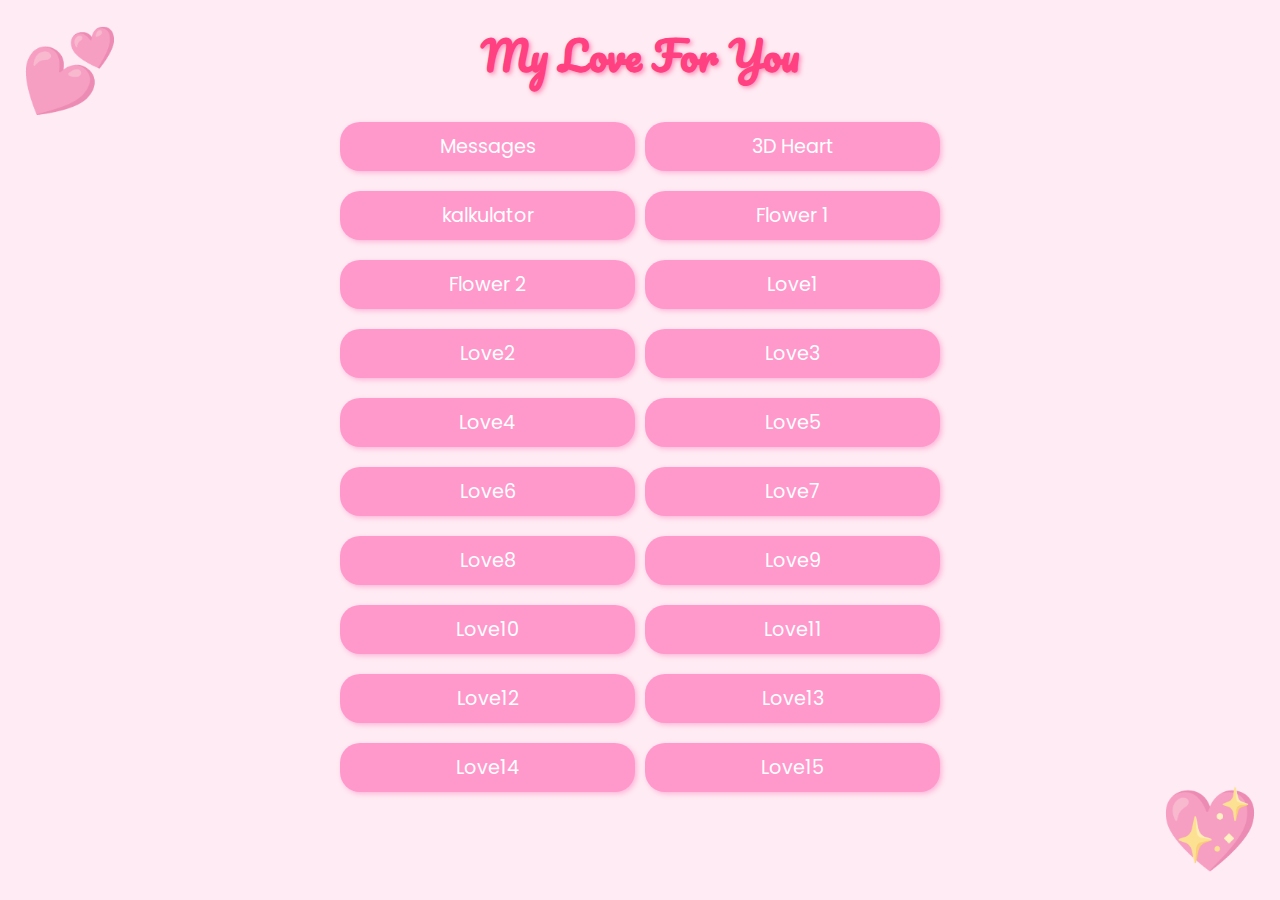
<file: index.html>
<!DOCTYPE html>
<html lang="id">
<head>
    <meta charset="UTF-8">
    <meta name="viewport" content="width=device-width, initial-scale=1.0">
    <link rel="stylesheet" href="style.css">
    <title>XspleyzWeb</title>
</head>
<body>
    <h1>My Love For You</h1>
    <ul>
        <li><a href="confess2/index.html">Messages</a></li>
        <li><a href="3D love animation/index.html">3D Heart</a></li>
        <li><a href="kalkulator 2/index.html">kalkulator</a></li>
        <li><a href="flower 2/index.html">Flower 1</a></li>
        <li><a href="Flower/index.html">Flower 2</a></li>
        <li><a href="love love love/index.html">Love1</a></li>
        <li><a href="love10/index.html">Love2</a></li>
        <li><a href="i love you/index.html">Love3</a></li>
        <li><a href="love12/index.html">Love4</a></li>
        <li><a href="love13/index.html">Love5</a></li>
        <li><a href="love14/index.html">Love6</a></li>
        <li><a href="love15/index.html">Love7</a></li>
        <li><a href="love16/index.html">Love8</a></li>
        <li><a href="love18/index.html">Love9</a></li>
        <li><a href="love21/index.html">Love10</a></li>
        <li><a href="love23/index.html">Love11</a></li>
        <li><a href="love3/index.html">Love12</a></li>
        <li><a href="love4/index.html">Love13</a></li>
        <li><a href="love5/index.html">Love14</a></li>
        <li><a href="love7/index.html">Love15</a></li>
    </ul>
</body>
</html>
</file>
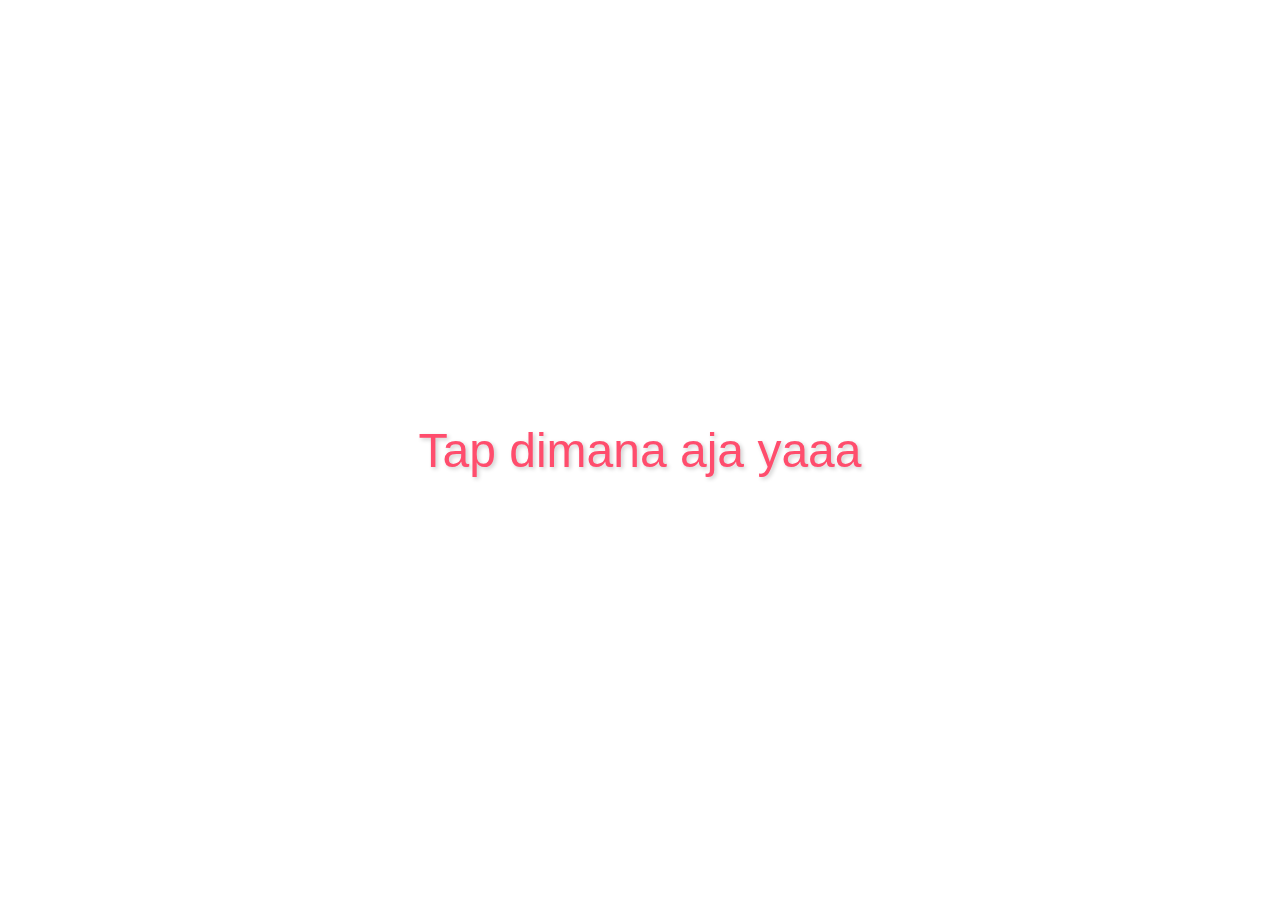
<file: confess2/index.html>
<!DOCTYPE html>
<html lang="en">
<head>
    <meta charset="UTF-8">
    <meta name="viewport" content="width=device-width, initial-scale=1.0">
    <title>for my sweetie❤️</title>
    <link rel="stylesheet" href="styles/main.css">
<div class="wallpaper"></div>
    <div class="content">
    </div>
</head>
<body>
    <div class="bg_heart">
        <div class="message"></div>
        <a href="love.html" class="next-button">pencet aku</a>
    </div>

    <script src="https://code.jquery.com/jquery-3.6.0.min.js"></script>
    <script src="script/main.js"></script>
<script>
    function setupMusic() {
        const music = document.getElementById('backgroundMusic');
        
        const isMusicPlaying = localStorage.getItem('musicPlaying') === 'true';
        const musicCurrentTime = localStorage.getItem('musicCurrentTime') || 0;

        if (isMusicPlaying) {
            music.currentTime = parseFloat(musicCurrentTime);
        }

        music.addEventListener('play', () => {
            localStorage.setItem('musicPlaying', 'true');
        });

        music.addEventListener('pause', () => {
            localStorage.setItem('musicPlaying', 'false');
        });

        setInterval(() => {
            localStorage.setItem('musicCurrentTime', music.currentTime);
        }, 1000);

        document.addEventListener('click', function startMusic() {
            music.play().catch(error => {
                console.log('Autoplay prevented', error);
            });
            document.removeEventListener('click', startMusic);
        });
    }

        document.addEventListener('DOMContentLoaded', setupMusic);
</script>

<audio id="backgroundMusic" loop>
    <source src="assets/blue.mp3" type="audio/mpeg">
    Your browser does not support the audio element.
</script>
</body>
</html>
</file>
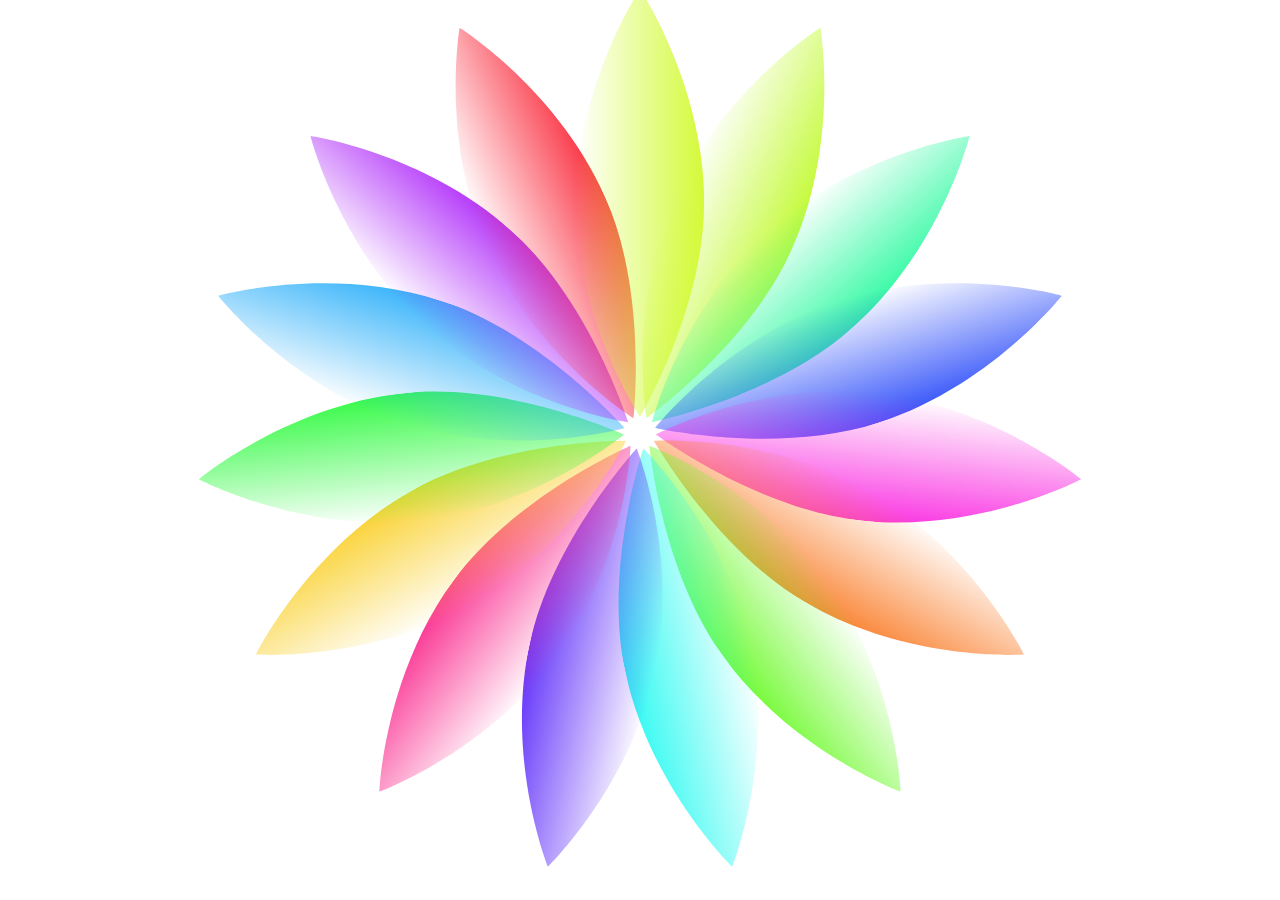
<file: flower 2/index.html>
<!DOCTYPE html>
<html lang="en">
<head>
    <meta charset="UTF-8">
    <meta name="viewport" content="width=device-width, initial-scale=1.0">
    <link rel="stylesheet" href="style.css">
    <title>Flower</title>
</head>
<body>
    <div class="container">
        <svg viewBox="0 0 800 600" class="main-svg">
          <rect width="100%" height="100%" class="boundary"></rect>
          
          <linearGradient id="gradient-black-white">
              <stop stop-color="black" offset="0"/>
              <stop stop-color="white" offset="100%"/>
          </linearGradient>
          
          <mask id="petal-mask" maskunits="objectBoundingBox" maskcontentunits="objectBoundingBox">
              <rect y="0" width="1" height="1" fill="url(#gradient-black-white)"/>
          </mask>
          
          <symbol id="petal-shape">
              <path d="M60,400 C60,400 120,298.319352 120,200 C120,89.54305 60,0 60,0 C60,0 0,89.54305 0,200 C0,310.45695 60,400 60,400 Z" class="petal-element"></path>
          </symbol>
      
          <svg viewBox="0 10 120 800">
            <rect width="100%" height="100%" class="boundary"></rect>
            <g class="petals-group">
              <g class="petal-group">
                <use xlink:href="#petal-shape"/>
              </g>
              <g class="petal-group">
                <use xlink:href="#petal-shape"/>
              </g>
              <g class="petal-group">
                <use xlink:href="#petal-shape"/>
              </g>
              <g class="petal-group">
                <use xlink:href="#petal-shape"/>
              </g>
              <g class="petal-group">
                <use xlink:href="#petal-shape"/>
              </g>
              <g class="petal-group">
                <use xlink:href="#petal-shape"/>
              </g>
              <g class="petal-group">
                <use xlink:href="#petal-shape"/>
              </g>
              <g class="petal-group">
                <use xlink:href="#petal-shape"/>
              </g>
              <g class="petal-group">
                <use xlink:href="#petal-shape"/>
              </g>
              <g class="petal-group">
                <use xlink:href="#petal-shape"/>
              </g>
              <g class="petal-group">
                <use xlink:href="#petal-shape"/>
              </g>
              <g class="petal-group">
                <use xlink:href="#petal-shape"/>
              </g>
              <g class="petal-group">
                <use xlink:href="#petal-shape"/>
              </g>
              <g class="petal-group">
                <use xlink:href="#petal-shape"/>
              </g>
              <g class="petal-group">
                <use xlink:href="#petal-shape"/>
              </g>
            </g>
          </svg>
        </svg>
      </div>
</body>
</html>
</file>
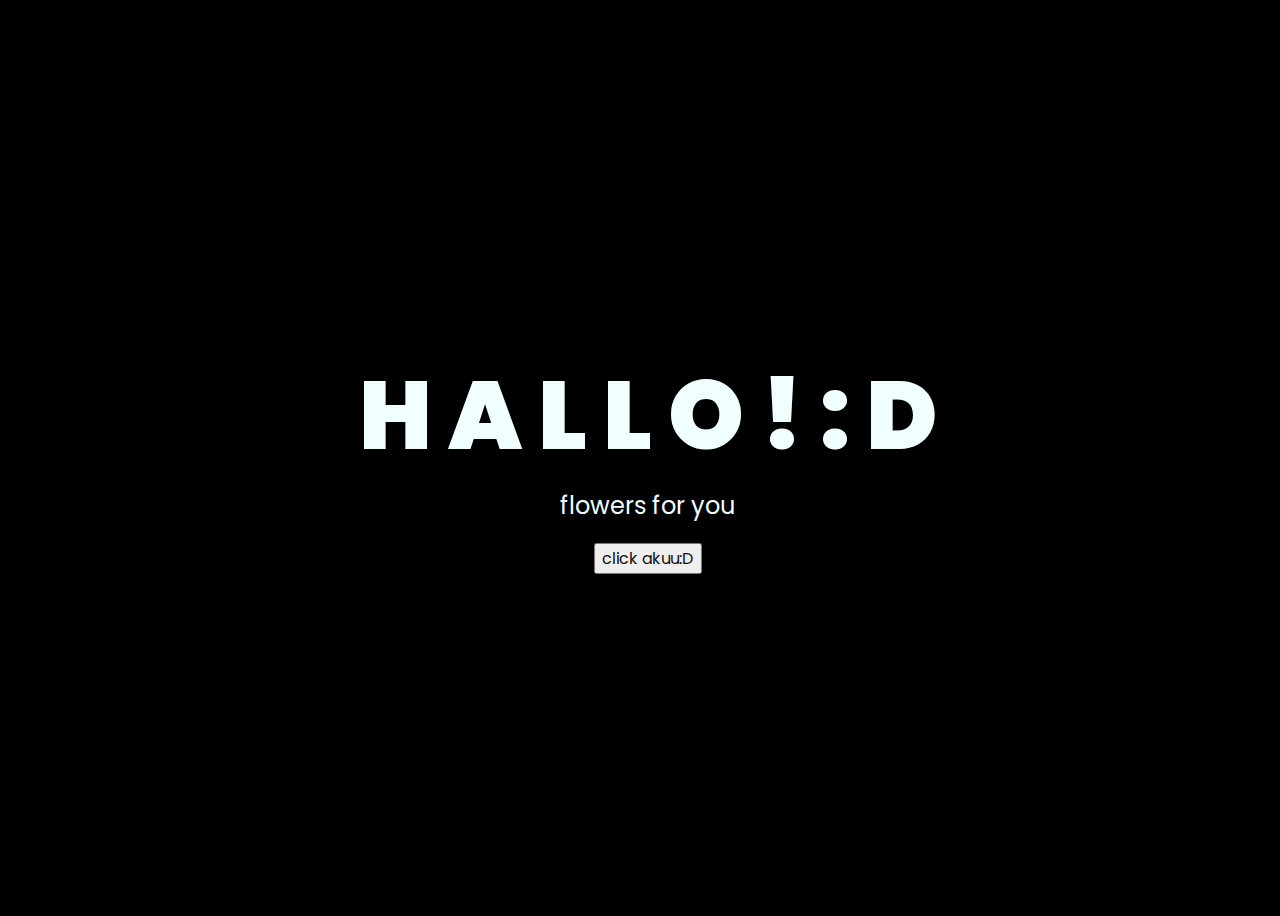
<file: Flower/index.html>
<!DOCTYPE html>
<html lang="en">

<head>
  <meta charset="UTF-8">
  <meta http-equiv="X-UA-Compatible" content="IE=edge">
  <meta name="viewport" content="width=device-width, initial-scale=1.0">
  <link rel="stylesheet" href="css/style.css">
  <link rel="icon" href="img/flowers.png" type="image/x-icon">
  <title>Flowers</title>
</head>

<body>
  <div class="greetings">
    <!-- silahkan menambah kata sesuai keinginan dengan <span>text...</span -->
    <span>H</span>
    <span>A</span>
    <span>L</span>
    <span>L</span>
    <span>O</span>
    <span>!</span>
    <span>:</span>
    <span>D</span></span>
  </div>
  <div class="description">
    <span>flowers for you</span>


  </div>
  <div class="button">
    <button>
      <a href="flower.html">click akuu:D</a>
    </button>

  </div>
</body>

</html>
</file>
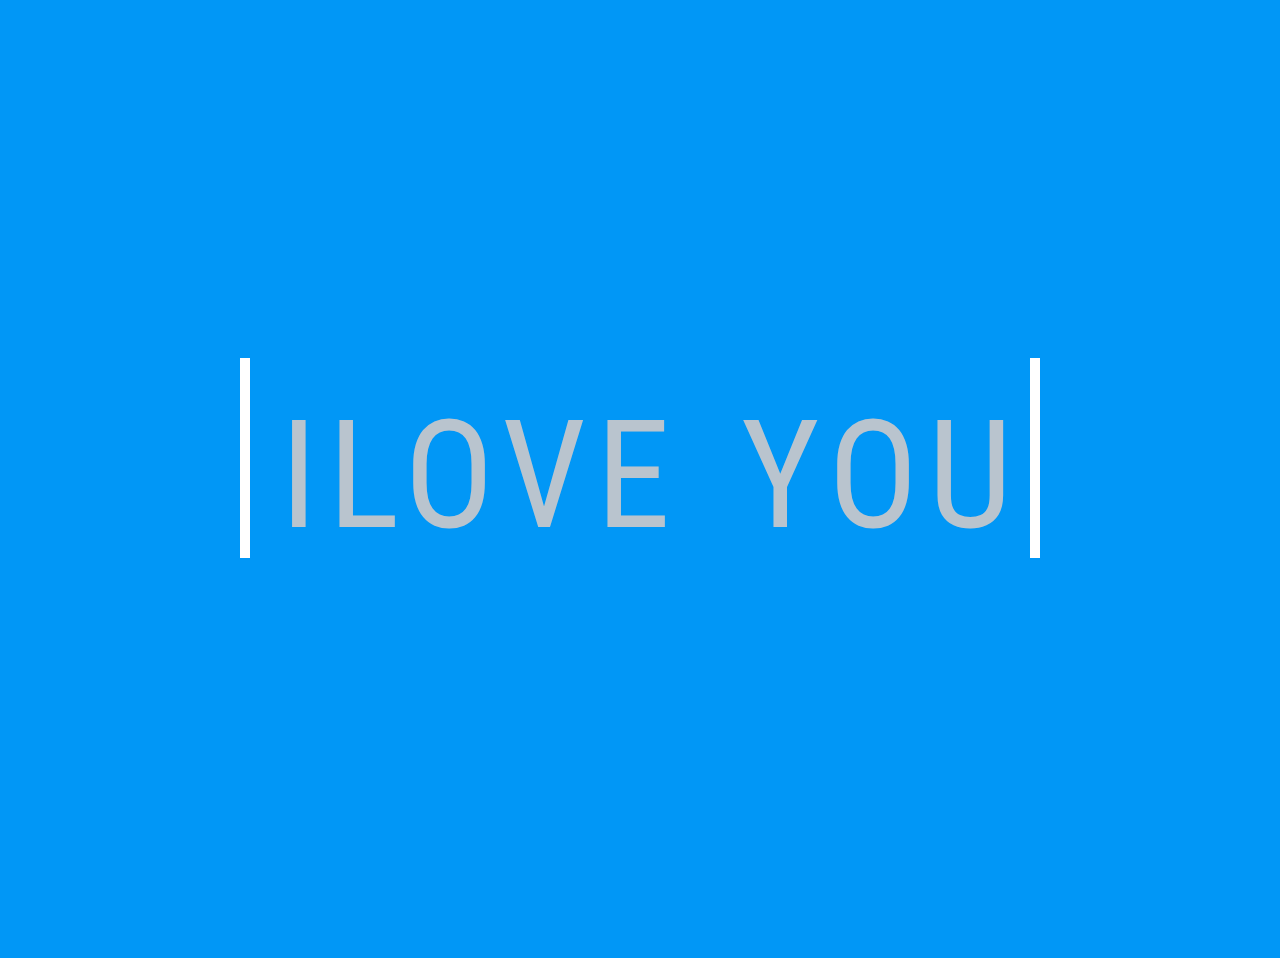
<file: i love you/index.html>
<!DOCTYPE html>
<html lang="en">
  <head>
    <meta charset="UTF-8" />
    <meta name="viewport" content="width=device-width, initial-scale=1.0" />
    <meta http-equiv="X-UA-Compatible" content="ie=edge" />
    <title>Love Animation</title>
    <link rel="stylesheet" href="styles.css" />
    <link
      rel="stylesheet"
      href="https://cdnjs.cloudflare.com/ajax/libs/font-awesome/6.0.0-beta3/css/all.min.css"/>
  </head>
  <body>
    <div class="wrapper" id="love">
      <div class="saying">
        <span class="i">I</span>
        <span class="love">LOVE</span>
        <i class="fa fa-heart heart" aria-hidden="true"></i>
        <span class="you">YOU</span>
        <span class="u">U</span>
      </div>
      <div class="pops">
        <div class="pop first">
          <div class="circle out-45"></div>
          <div class="circle out-225"></div>
          <div class="circle out-315"></div>
        </div>
        <div class="pop second">
          <div class="circle out-45"></div>
          <div class="circle out-225"></div>
          <div class="circle out-315"></div>
        </div>
        <div class="pop third">
          <div class="circle out-45"></div>
          <div class="circle out-225"></div>
          <div class="circle out-315"></div>
        </div>
        <div class="pop fourth">
          <div class="circle out-45"></div>
          <div class="circle out-225"></div>
          <div class="circle out-315"></div>
        </div>
      </div>
    </div>
    <script src="script.js"></script>
  </body>
</html>
</file>
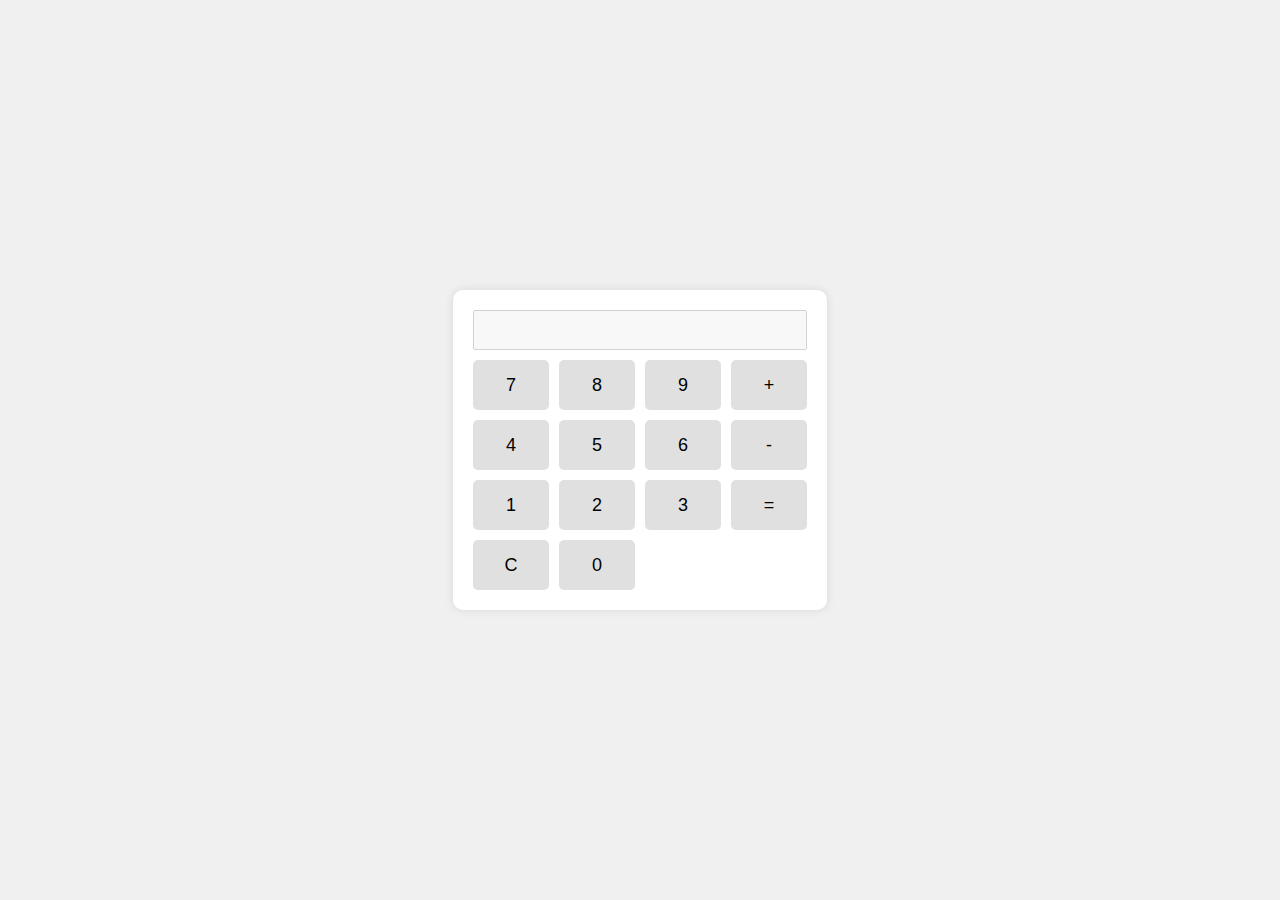
<file: kalkulator 2/index.html>
<!DOCTYPE html>
<html lang="en">
<head>
    <meta charset="UTF-8">
    <meta name="viewport" content="width=device-width, initial-scale=1.0">
    <title>Calculator</title>
    <link rel="stylesheet" href="styles.css">
</head>
<body>
    <div class="calculator">
        <input type="text" id="display" disabled>
        <div class="buttons">
            <button onclick="appendToDisplay('7')">7</button>
            <button onclick="appendToDisplay('8')">8</button>
            <button onclick="appendToDisplay('9')">9</button>
            <button onclick="appendToDisplay('+')">+</button>
            <button onclick="appendToDisplay('4')">4</button>
            <button onclick="appendToDisplay('5')">5</button>
            <button onclick="appendToDisplay('6')">6</button>
            <button onclick="appendToDisplay('-')">-</button>
            <button onclick="appendToDisplay('1')">1</button>
            <button onclick="appendToDisplay('2')">2</button>
            <button onclick="appendToDisplay('3')">3</button>
            <button onclick="calculate()">=</button>
            <button onclick="clearDisplay()">C</button>
            <button onclick="appendToDisplay('0')">0</button>
        </div>
    </div>
    <script src="script.js"></script>
</body>
</html>
</file>
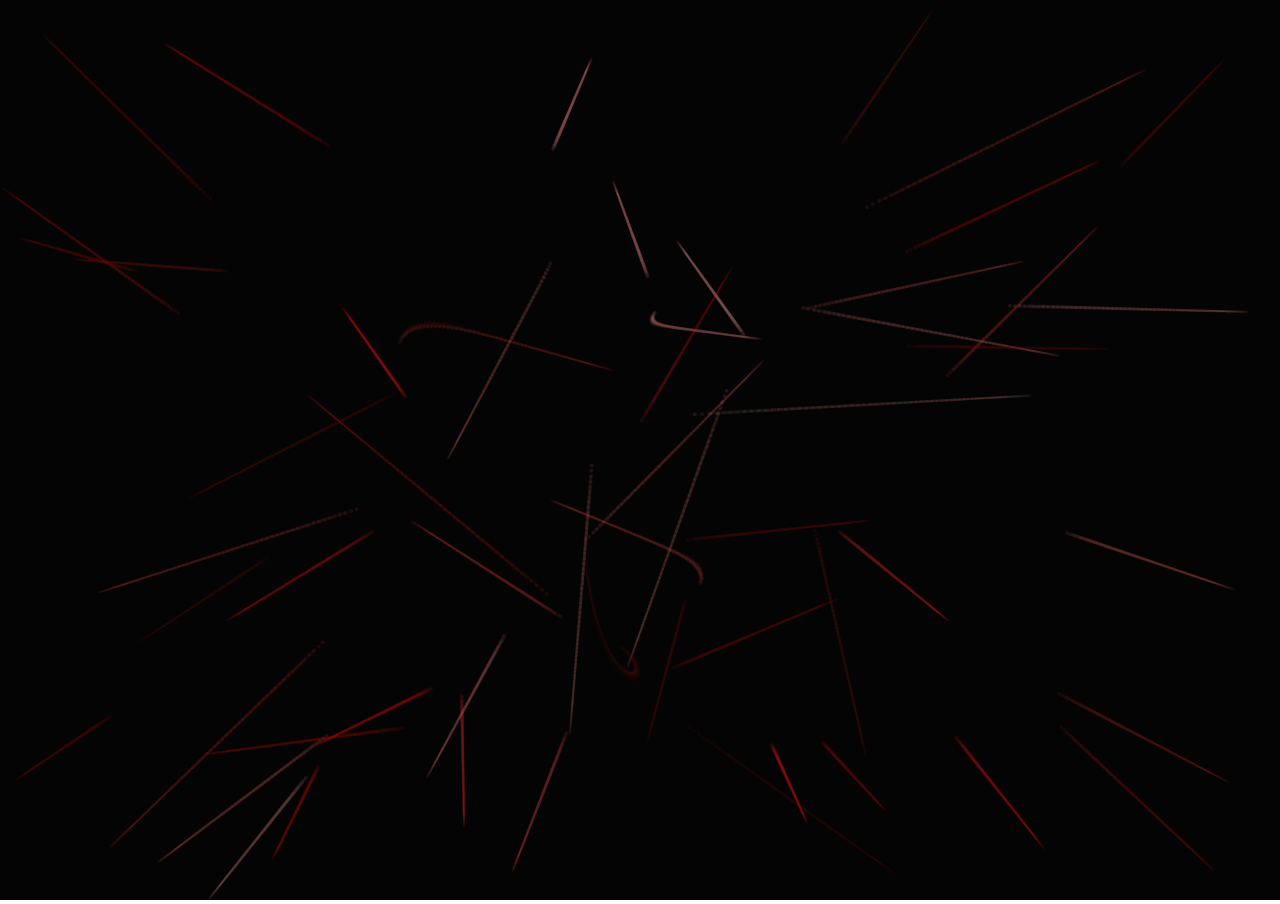
<file: love10/index.html>
<!DOCTYPE html>
<html lang="en">
<head>
    <meta charset="UTF-8">
    <meta name="viewport" content="width=device-width, initial-scale=1.0">
    <title>heart</title>
    <link rel="stylesheet" href="style.css">
</head>
<body>
    <canvas id="alx"></canvas>
    <script src="script.js"></script>
</body>
</html>
</file>
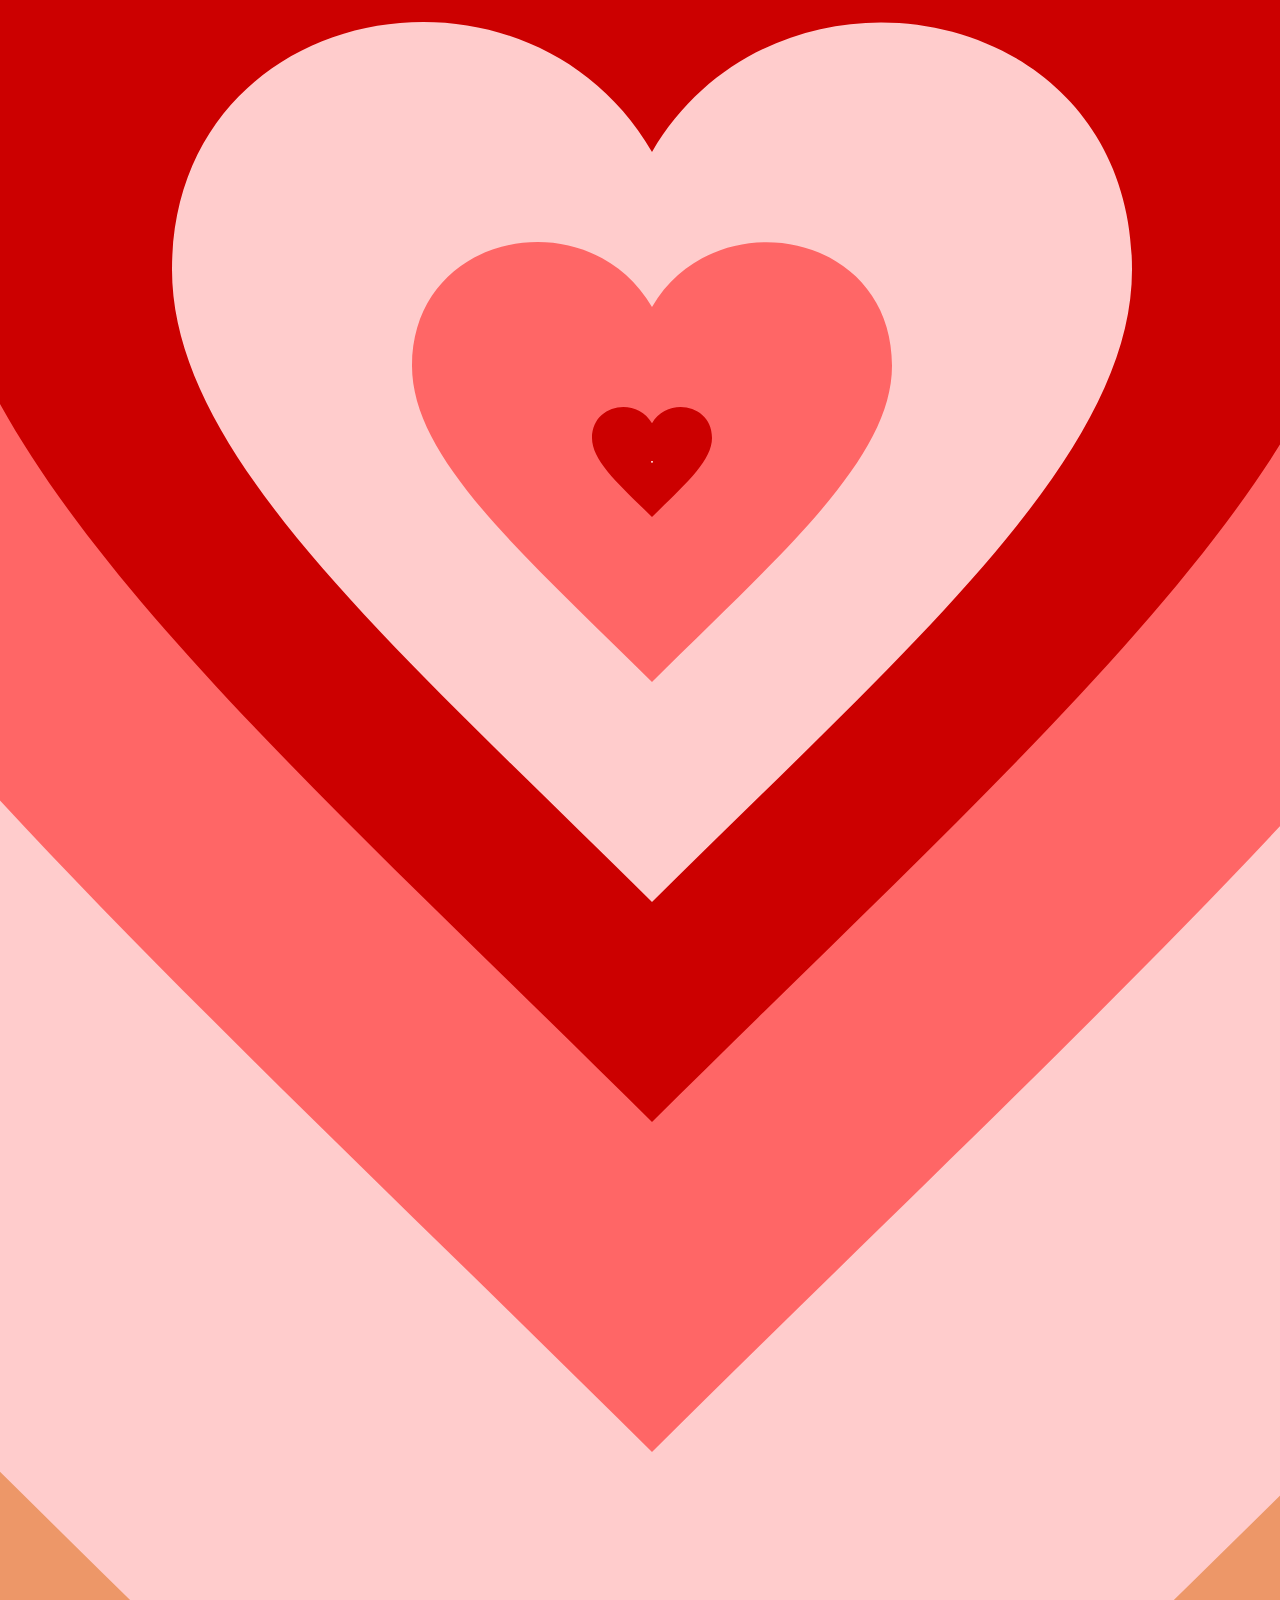
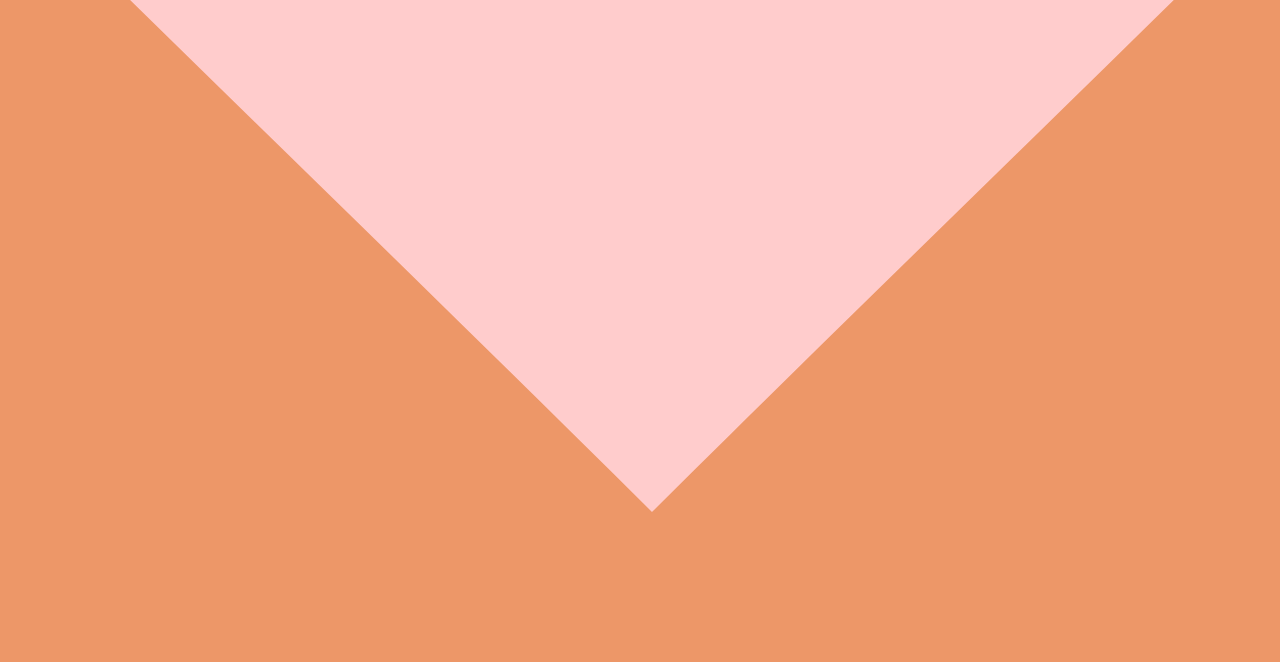
<file: love12/index.html>
<!DOCTYPE html>
<html lang="en">
  <head>
    <meta charset="UTF-8" />
    <meta name="viewport" content="width=device-width, initial-scale=1.0" />
    <title>i love you</title>
    <link rel="stylesheet" href="styles.css" />
  </head>
  <body>
    <div class="heart h0"></div>
    <div class="heart h1"></div>
    <div class="heart h2"></div>
    <div class="heart h3"></div>
    <div class="heart h4"></div>
    <div class="heart h5"></div>
    <div class="heart h6"></div>
  </body>
</html>
</file>
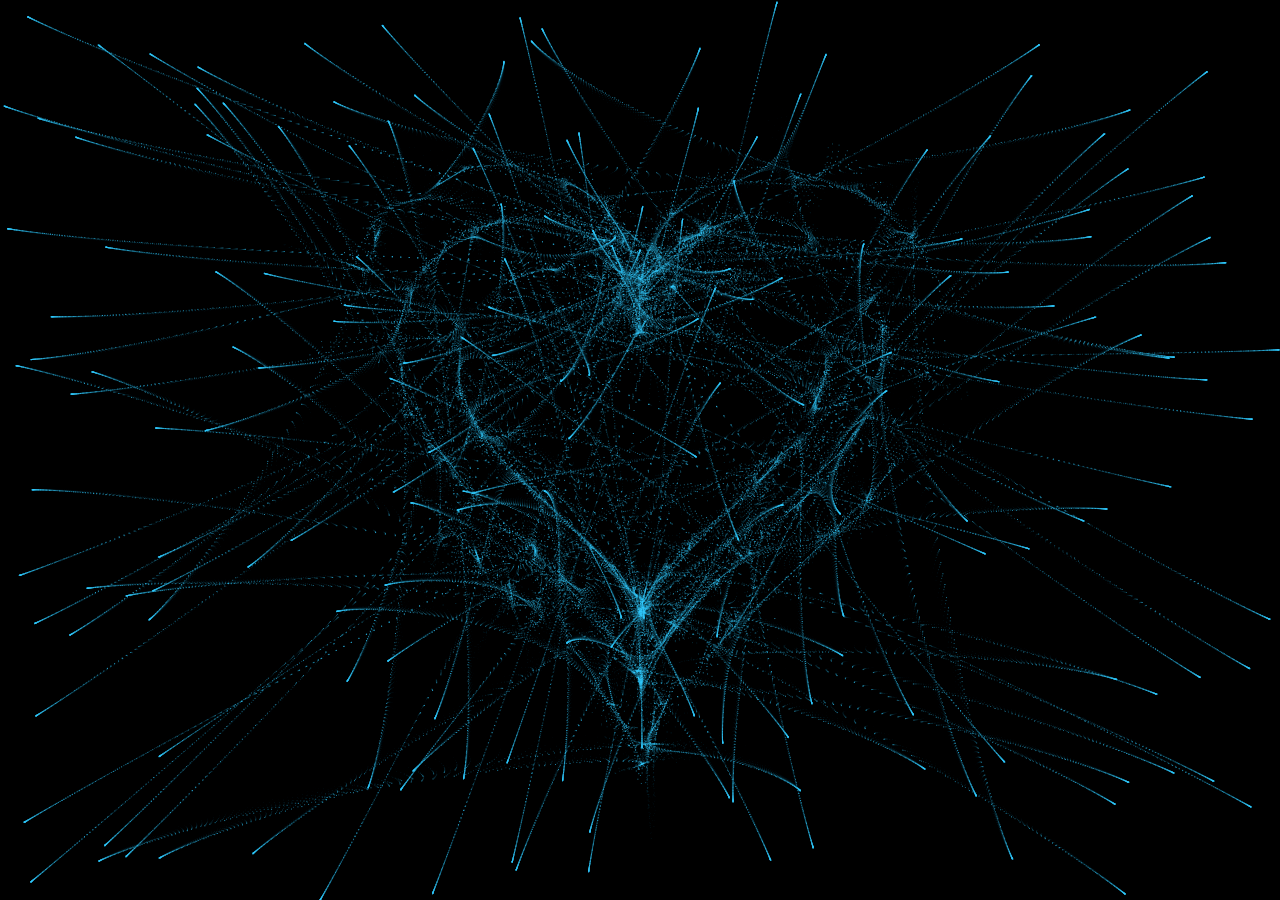
<file: love14/index.html>
<!DOCTYPE html>
<html lang="en">
<head>
  <meta charset="UTF-8">
  <meta http-equiv="X-UA-Compatible" content="IE=edge">
  <meta name="viewport" content="width=device-width, initial-scale=1.0">
  <title>❤️</title>
  <style>
    canvas {
      position: absolute;
      left: 0;
      top: 0;
      width: 100%;
      height: 100%;
      background-color: rgba(0, 0, 0, 0.2);
    }
  </style>
</head>
<body>
  <canvas id="heart"></canvas>
  <script>
    window.requestAnimationFrame =
      window.__requestAnimationFrame ||
      window.requestAnimationFrame ||
      window.webkitRequestAnimationFrame ||
      window.mozRequestAnimationFrame ||
      window.oRequestAnimationFrame ||
      window.msRequestAnimationFrame ||
      (function () {
        return function (callback, element) {
          var lastTime = element.__lastTime || 0;
          var currTime = Date.now();
          var timeToCall = Math.max(1, 33 - (currTime - lastTime));
          window.setTimeout(callback, timeToCall);
          element.__lastTime = currTime + timeToCall;
        };
      })();

    window.isDevice = /android|webos|iphone|ipad|ipod|blackberry|iemobile|opera mini/i.test(
      (navigator.userAgent || navigator.vendor || window.opera).toLowerCase()
    );

    var loaded = false;

    var init = function () {
      if (loaded) return;
      loaded = true;
      var mobile = window.isDevice;
      var koef = mobile ? 0.5 : 1;
      var canvas = document.getElementById("heart");
      var ctx = canvas.getContext("2d");
      var width = (canvas.width = koef * innerWidth);
      var height = (canvas.height = koef * innerHeight);
      var rand = Math.random;

      ctx.fillStyle = "rgba(0,0,0,1)";
      ctx.fillRect(0, 0, width, height);

      var drawText = function () {
        ctx.font = "60px Arial"; 
        ctx.fillStyle = "lightblue";
        ctx.textAlign = "center";
        ctx.fillText("", width / 2, height / 2.2 + 400); 
      };

      var heartPosition = function (rad) {
        return [
          Math.pow(Math.sin(rad), 3),
          -(
            15 * Math.cos(rad) -
            5 * Math.cos(2 * rad) -
            2 * Math.cos(3 * rad) -
            Math.cos(4 * rad)
          ),
        ];
      };

      var scaleAndTranslate = function (pos, sx, sy, dx, dy) {
        return [dx + pos[0] * sx, dy + pos[1] * sy];
      };

      window.addEventListener("resize", function () {
        width = canvas.width = koef * innerWidth;
        height = canvas.height = koef * innerHeight;
        ctx.fillStyle = "rgba(0,0,0,1)";
        ctx.fillRect(0, 0, width, height);
      });

      var traceCount = mobile ? 20 : 50;
      var pointsOrigin = [];
      var dr = mobile ? 0.3 : 0.1;
      for (var i = 0; i < Math.PI * 2; i += dr)
        pointsOrigin.push(scaleAndTranslate(heartPosition(i), 310, 19, 0, 0)); 
      for (var i = 0; i < Math.PI * 2; i += dr)
        pointsOrigin.push(scaleAndTranslate(heartPosition(i), 250, 15, 0, 0)); 
      for (var i = 0; i < Math.PI * 2; i += dr)
        pointsOrigin.push(scaleAndTranslate(heartPosition(i), 190, 11, 0, 0)); 

      var heartPointsCount = pointsOrigin.length;
      var targetPoints = [];

      var pulse = function (kx, ky) {
        for (var i = 0; i < pointsOrigin.length; i++) {
          targetPoints[i] = [
            kx * pointsOrigin[i][0] + width / 2,
            ky * pointsOrigin[i][1] + height / 2.2,
          ];
        }
      };

      var e = [];
      for (var i = 0; i < heartPointsCount; i++) {
        var x = rand() * width;
        var y = rand() * height;
        e[i] = {
          vx: 0,
          vy: 0,
          R: 2,
          speed: rand() + 5,
          q: ~~(rand() * heartPointsCount),
          D: 2 * (i % 2) - 1,
          force: 0.2 * rand() + 0.7,
          f: "rgba(51, 204, 255, 0.7)",
          trace: Array.from({ length: traceCount }, () => ({ x, y })),
        };
      }

      var config = { traceK: 0.4, timeDelta: 0.6 };
      var time = 0;

      var loop = function () {
        var n = -Math.cos(time);
        pulse((1 + n) * 0.5, (1 + n) * 0.5);
        time += (Math.sin(time) < 0 ? 9 : n > 0.8 ? 0.2 : 1) * config.timeDelta;

        ctx.fillStyle = "rgba(0,0,0,.1)";
        ctx.fillRect(0, 0, width, height);

        for (var i = e.length; i--; ) {
          var u = e[i];
          var q = targetPoints[u.q];
          var dx = u.trace[0].x - q[0];
          var dy = u.trace[0].y - q[1];
          var length = Math.sqrt(dx * dx + dy * dy);

          if (length < 10) {
            if (rand() > 0.95) {
              u.q = ~~(rand() * heartPointsCount);
            } else {
              if (rand() > 0.99) u.D *= -1;
              u.q = (u.q + u.D) % heartPointsCount;
              if (u.q < 0) u.q += heartPointsCount;
            }
          }

          u.vx += (-dx / length) * u.speed;
          u.vy += (-dy / length) * u.speed;
          u.trace[0].x += u.vx;
          u.trace[0].y += u.vy;
          u.vx *= u.force;
          u.vy *= u.force;

          for (var k = 0; k < u.trace.length - 1; k++) {
            var T = u.trace[k];
            var N = u.trace[k + 1];
            N.x -= config.traceK * (N.x - T.x);
            N.y -= config.traceK * (N.y - T.y);
          }

          ctx.fillStyle = u.f;
          u.trace.forEach((t) => ctx.fillRect(t.x, t.y, 1, 1));
        }

        drawText();
        window.requestAnimationFrame(loop, canvas);
      };

      loop();
    };

    var s = document.readyState;
    if (s === "complete" || s === "loaded" || s === "interactive") init();
    else document.addEventListener("DOMContentLoaded", init);
  </script>
</body>
</html>
</file>
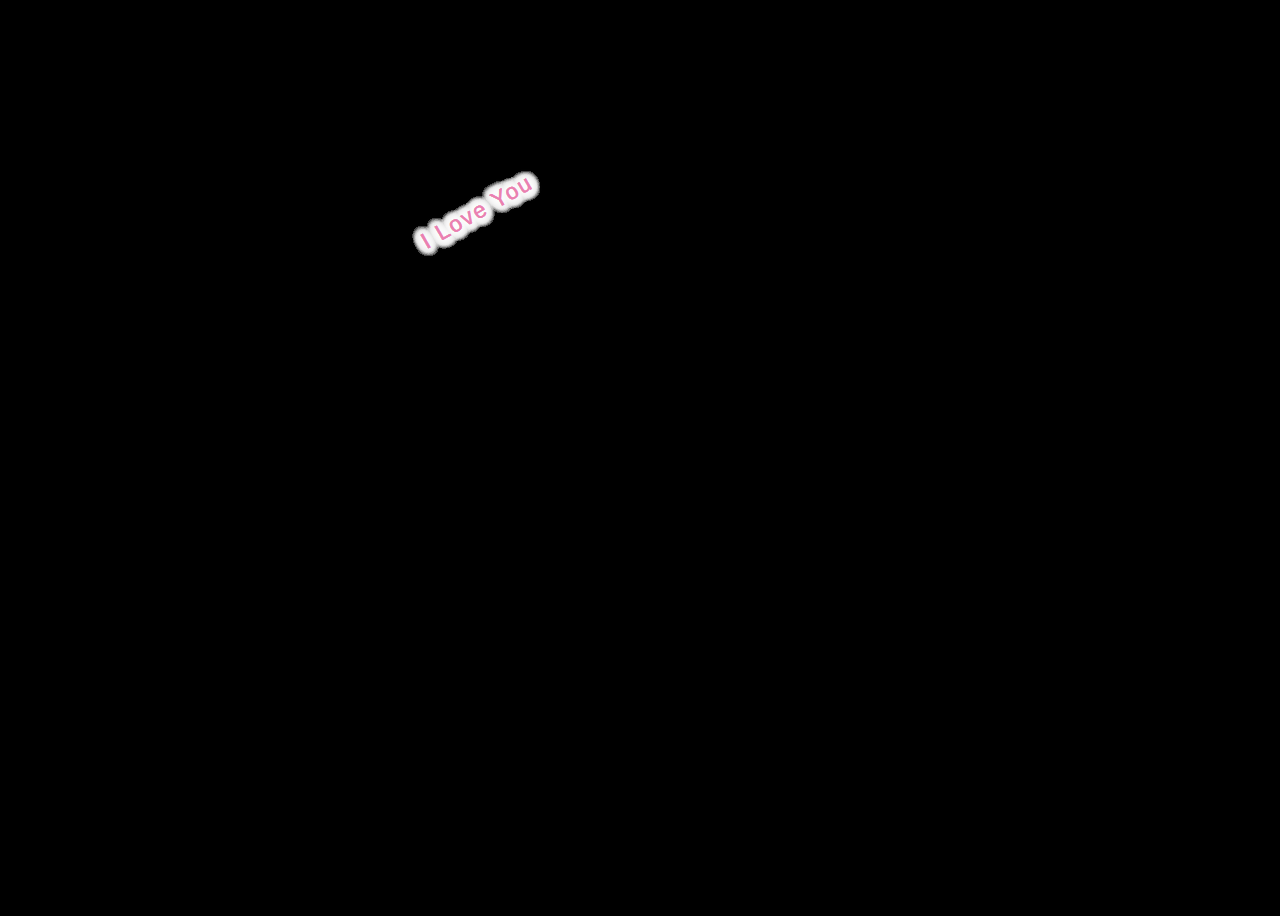
<file: love15/index.html>
<!doctype html>
<html lang="en">
 <head>
  <meta http-equiv="Content-Type" content="text/html; charset=UTF-8"> 
  <link rel="stylesheet" href="styles.css">
  <title>i love you</title> 
 </head> 
 <body mpa-version="9.0.21" mpa-extension-id="ibefaeehajgcpooopoegkifhgecigeeg"> 
  <div id="ui"> 
   <div class="love"> 
    <div class="love_horizontal"> 
     <div class="love_vertical"> 
      <div class="love_word">
       I Love You
      </div> 
     </div> 
    </div> 
   </div> 
   <div class="love"> 
    <div class="love_horizontal"> 
     <div class="love_vertical"> 
      <div class="love_word">
       I Love You
      </div> 
     </div> 
    </div> 
   </div> 
   <div class="love"> 
    <div class="love_horizontal"> 
     <div class="love_vertical"> 
      <div class="love_word">
       I Love You
      </div> 
     </div> 
    </div> 
   </div> 
   <div class="love"> 
    <div class="love_horizontal"> 
     <div class="love_vertical"> 
      <div class="love_word">
       I Love You
      </div> 
     </div> 
    </div> 
   </div> 
   <div class="love"> 
    <div class="love_horizontal"> 
     <div class="love_vertical"> 
      <div class="love_word">
       I Love You
      </div> 
     </div> 
    </div> 
   </div> 
   <div class="love"> 
    <div class="love_horizontal"> 
     <div class="love_vertical"> 
      <div class="love_word">
       I Love You
      </div> 
     </div> 
    </div> 
   </div> 
   <div class="love"> 
    <div class="love_horizontal"> 
     <div class="love_vertical"> 
      <div class="love_word">
       I Love You
      </div> 
     </div> 
    </div> 
   </div> 
   <div class="love"> 
    <div class="love_horizontal"> 
     <div class="love_vertical"> 
      <div class="love_word">
       I Love You
      </div> 
     </div> 
    </div> 
   </div> 
   <div class="love"> 
    <div class="love_horizontal"> 
     <div class="love_vertical"> 
      <div class="love_word">
       I Love You
      </div> 
     </div> 
    </div> 
   </div> 
   <div class="love"> 
    <div class="love_horizontal"> 
     <div class="love_vertical"> 
      <div class="love_word">
       I Love You
      </div> 
     </div> 
    </div> 
   </div> 
   <div class="love"> 
    <div class="love_horizontal"> 
     <div class="love_vertical"> 
      <div class="love_word">
       I Love You
      </div> 
     </div> 
    </div> 
   </div> 
   <div class="love"> 
    <div class="love_horizontal"> 
     <div class="love_vertical"> 
      <div class="love_word">
       I Love You
      </div> 
     </div> 
    </div> 
   </div> 
   <div class="love"> 
    <div class="love_horizontal"> 
     <div class="love_vertical"> 
      <div class="love_word">
       I Love You
      </div> 
     </div> 
    </div> 
   </div> 
   <div class="love"> 
    <div class="love_horizontal"> 
     <div class="love_vertical"> 
      <div class="love_word">
       I Love You
      </div> 
     </div> 
    </div> 
   </div> 
   <div class="love"> 
    <div class="love_horizontal"> 
     <div class="love_vertical"> 
      <div class="love_word">
       I Love You
      </div> 
     </div> 
    </div> 
   </div> 
   <div class="love"> 
    <div class="love_horizontal"> 
     <div class="love_vertical"> 
      <div class="love_word">
       I Love You
      </div> 
     </div> 
    </div> 
   </div> 
   <div class="love"> 
    <div class="love_horizontal"> 
     <div class="love_vertical"> 
      <div class="love_word">
       I Love You
      </div> 
     </div> 
    </div> 
   </div> 
   <div class="love"> 
    <div class="love_horizontal"> 
     <div class="love_vertical"> 
      <div class="love_word">
       I Love You
      </div> 
     </div> 
    </div> 
   </div> 
   <div class="love"> 
    <div class="love_horizontal"> 
     <div class="love_vertical"> 
      <div class="love_word">
       I Love You
      </div> 
     </div> 
    </div> 
   </div> 
   <div class="love"> 
    <div class="love_horizontal"> 
     <div class="love_vertical"> 
      <div class="love_word">
       I Love You
      </div> 
     </div> 
    </div> 
   </div> 
   <div class="love"> 
    <div class="love_horizontal"> 
     <div class="love_vertical"> 
      <div class="love_word">
       I Love You
      </div> 
     </div> 
    </div> 
   </div> 
   <div class="love"> 
    <div class="love_horizontal"> 
     <div class="love_vertical"> 
      <div class="love_word">
       I Love You
      </div> 
     </div> 
    </div> 
   </div> 
   <div class="love"> 
    <div class="love_horizontal"> 
     <div class="love_vertical"> 
      <div class="love_word">
       I Love You
      </div> 
     </div> 
    </div> 
   </div> 
   <div class="love"> 
    <div class="love_horizontal"> 
     <div class="love_vertical"> 
      <div class="love_word">
       I Love You
      </div> 
     </div> 
    </div> 
   </div> 
   <div class="love"> 
    <div class="love_horizontal"> 
     <div class="love_vertical"> 
      <div class="love_word">
       I Love You
      </div> 
     </div> 
    </div> 
   </div> 
   <div class="love"> 
    <div class="love_horizontal"> 
     <div class="love_vertical"> 
      <div class="love_word">
       I Love You
      </div> 
     </div> 
    </div> 
   </div> 
   <div class="love"> 
    <div class="love_horizontal"> 
     <div class="love_vertical"> 
      <div class="love_word">
       I Love You
      </div> 
     </div> 
    </div> 
   </div> 
   <div class="love"> 
    <div class="love_horizontal"> 
     <div class="love_vertical"> 
      <div class="love_word">
       I Love You
      </div> 
     </div> 
    </div> 
   </div> 
   <div class="love"> 
    <div class="love_horizontal"> 
     <div class="love_vertical"> 
      <div class="love_word">
       I Love You
      </div> 
     </div> 
    </div> 
   </div> 
   <div class="love"> 
    <div class="love_horizontal"> 
     <div class="love_vertical"> 
      <div class="love_word">
       I Love You
      </div> 
     </div> 
    </div> 
   </div> 
   <div class="love"> 
    <div class="love_horizontal"> 
     <div class="love_vertical"> 
      <div class="love_word">
       I Love You
      </div> 
     </div> 
    </div> 
   </div> 
   <div class="love"> 
    <div class="love_horizontal"> 
     <div class="love_vertical"> 
      <div class="love_word">
       I Love You
      </div> 
     </div> 
    </div> 
   </div> 
   <div class="love"> 
    <div class="love_horizontal"> 
     <div class="love_vertical"> 
      <div class="love_word">
       I Love You
      </div> 
     </div> 
    </div> 
   </div> 
   <div class="love"> 
    <div class="love_horizontal"> 
     <div class="love_vertical"> 
      <div class="love_word">
       I Love You
      </div> 
     </div> 
    </div> 
   </div> 
   <div class="love"> 
    <div class="love_horizontal"> 
     <div class="love_vertical"> 
      <div class="love_word">
       I Love You
      </div> 
     </div> 
    </div> 
   </div> 
   <div class="love"> 
    <div class="love_horizontal"> 
     <div class="love_vertical"> 
      <div class="love_word">
       I Love You
      </div> 
     </div> 
    </div> 
   </div> 
   <div class="love"> 
    <div class="love_horizontal"> 
     <div class="love_vertical"> 
      <div class="love_word">
       I Love You
      </div> 
     </div> 
    </div> 
   </div> 
   <div class="love"> 
    <div class="love_horizontal"> 
     <div class="love_vertical"> 
      <div class="love_word">
       I Love You
      </div> 
     </div> 
    </div> 
   </div> 
   <div class="love"> 
    <div class="love_horizontal"> 
     <div class="love_vertical"> 
      <div class="love_word">
       I Love You
      </div> 
     </div> 
    </div> 
   </div> 
   <div class="love"> 
    <div class="love_horizontal"> 
     <div class="love_vertical"> 
      <div class="love_word">
       I Love You
      </div> 
     </div> 
    </div> 
   </div> 
   <div class="love"> 
    <div class="love_horizontal"> 
     <div class="love_vertical"> 
      <div class="love_word">
       I Love You
      </div> 
     </div> 
    </div> 
   </div> 
   <div class="love"> 
    <div class="love_horizontal"> 
     <div class="love_vertical"> 
      <div class="love_word">
       I Love You
      </div> 
     </div> 
    </div> 
   </div> 
   <div class="love"> 
    <div class="love_horizontal"> 
     <div class="love_vertical"> 
      <div class="love_word">
       I Love You
      </div> 
     </div> 
    </div> 
   </div> 
   <div class="love"> 
    <div class="love_horizontal"> 
     <div class="love_vertical"> 
      <div class="love_word">
       I Love You
      </div> 
     </div> 
    </div> 
   </div> 
   <div class="love"> 
    <div class="love_horizontal"> 
     <div class="love_vertical"> 
      <div class="love_word">
       I Love You
      </div> 
     </div> 
    </div> 
   </div> 
   <div class="love"> 
    <div class="love_horizontal"> 
     <div class="love_vertical"> 
      <div class="love_word">
       I Love You
      </div> 
     </div> 
    </div> 
   </div> 
   <div class="love"> 
    <div class="love_horizontal"> 
     <div class="love_vertical"> 
      <div class="love_word">
       I Love You
      </div> 
     </div> 
    </div> 
   </div> 
   <div class="love"> 
    <div class="love_horizontal"> 
     <div class="love_vertical"> 
      <div class="love_word">
       I Love You
      </div> 
     </div> 
    </div> 
   </div> 
   <div class="love"> 
    <div class="love_horizontal"> 
     <div class="love_vertical"> 
      <div class="love_word">
       I Love You
      </div> 
     </div> 
    </div> 
   </div> 
   <div class="love"> 
    <div class="love_horizontal"> 
     <div class="love_vertical"> 
      <div class="love_word">
       I Love You
      </div> 
     </div> 
    </div> 
   </div> 
   <div class="love"> 
    <div class="love_horizontal"> 
     <div class="love_vertical"> 
      <div class="love_word">
       I Love You
      </div> 
     </div> 
    </div> 
   </div> 
   <div class="love"> 
    <div class="love_horizontal"> 
     <div class="love_vertical"> 
      <div class="love_word">
       I Love You
      </div> 
     </div> 
    </div> 
   </div> 
   <div class="love"> 
    <div class="love_horizontal"> 
     <div class="love_vertical"> 
      <div class="love_word">
       I Love You
      </div> 
     </div> 
    </div> 
   </div> 
   <div class="love"> 
    <div class="love_horizontal"> 
     <div class="love_vertical"> 
      <div class="love_word">
       I Love You
      </div> 
     </div> 
    </div> 
   </div> 
   <div class="love"> 
    <div class="love_horizontal"> 
     <div class="love_vertical"> 
      <div class="love_word">
       I Love You
      </div> 
     </div> 
    </div> 
   </div> 
   <div class="love"> 
    <div class="love_horizontal"> 
     <div class="love_vertical"> 
      <div class="love_word">
       I Love You
      </div> 
     </div> 
    </div> 
   </div> 
   <div class="love"> 
    <div class="love_horizontal"> 
     <div class="love_vertical"> 
      <div class="love_word">
       I Love You
      </div> 
     </div> 
    </div> 
   </div> 
   <div class="love"> 
    <div class="love_horizontal"> 
     <div class="love_vertical"> 
      <div class="love_word">
       I Love You
      </div> 
     </div> 
    </div> 
   </div> 
   <div class="love"> 
    <div class="love_horizontal"> 
     <div class="love_vertical"> 
      <div class="love_word">
       I Love You
      </div> 
     </div> 
    </div> 
   </div> 
   <div class="love"> 
    <div class="love_horizontal"> 
     <div class="love_vertical"> 
      <div class="love_word">
       I Love You
      </div> 
     </div> 
    </div> 
   </div> 
   <div class="love"> 
    <div class="love_horizontal"> 
     <div class="love_vertical"> 
      <div class="love_word">
       I Love You
      </div> 
     </div> 
    </div> 
   </div> 
   <div class="love"> 
    <div class="love_horizontal"> 
     <div class="love_vertical"> 
      <div class="love_word">
       I Love You
      </div> 
     </div> 
    </div> 
   </div> 
   <div class="love"> 
    <div class="love_horizontal"> 
     <div class="love_vertical"> 
      <div class="love_word">
       I Love You
      </div> 
     </div> 
    </div> 
   </div> 
   <div class="love"> 
    <div class="love_horizontal"> 
     <div class="love_vertical"> 
      <div class="love_word">
       I Love You
      </div> 
     </div> 
    </div> 
   </div> 
   <div class="love"> 
    <div class="love_horizontal"> 
     <div class="love_vertical"> 
      <div class="love_word">
       I Love You
      </div> 
     </div> 
    </div> 
   </div> 
   <div class="love"> 
    <div class="love_horizontal"> 
     <div class="love_vertical"> 
      <div class="love_word">
       I Love You
      </div> 
     </div> 
    </div> 
   </div> 
   <div class="love"> 
    <div class="love_horizontal"> 
     <div class="love_vertical"> 
      <div class="love_word">
       I Love You
      </div> 
     </div> 
    </div> 
   </div> 
   <div class="love"> 
    <div class="love_horizontal"> 
     <div class="love_vertical"> 
      <div class="love_word">
       I Love You
      </div> 
     </div> 
    </div> 
   </div> 
   <div class="love"> 
    <div class="love_horizontal"> 
     <div class="love_vertical"> 
      <div class="love_word">
       I Love You
      </div> 
     </div> 
    </div> 
   </div> 
   <div class="love"> 
    <div class="love_horizontal"> 
     <div class="love_vertical"> 
      <div class="love_word">
     </div> 
     </div> 
    </div> 
   </div> 
  </div> 
</body>
</html>
</file>
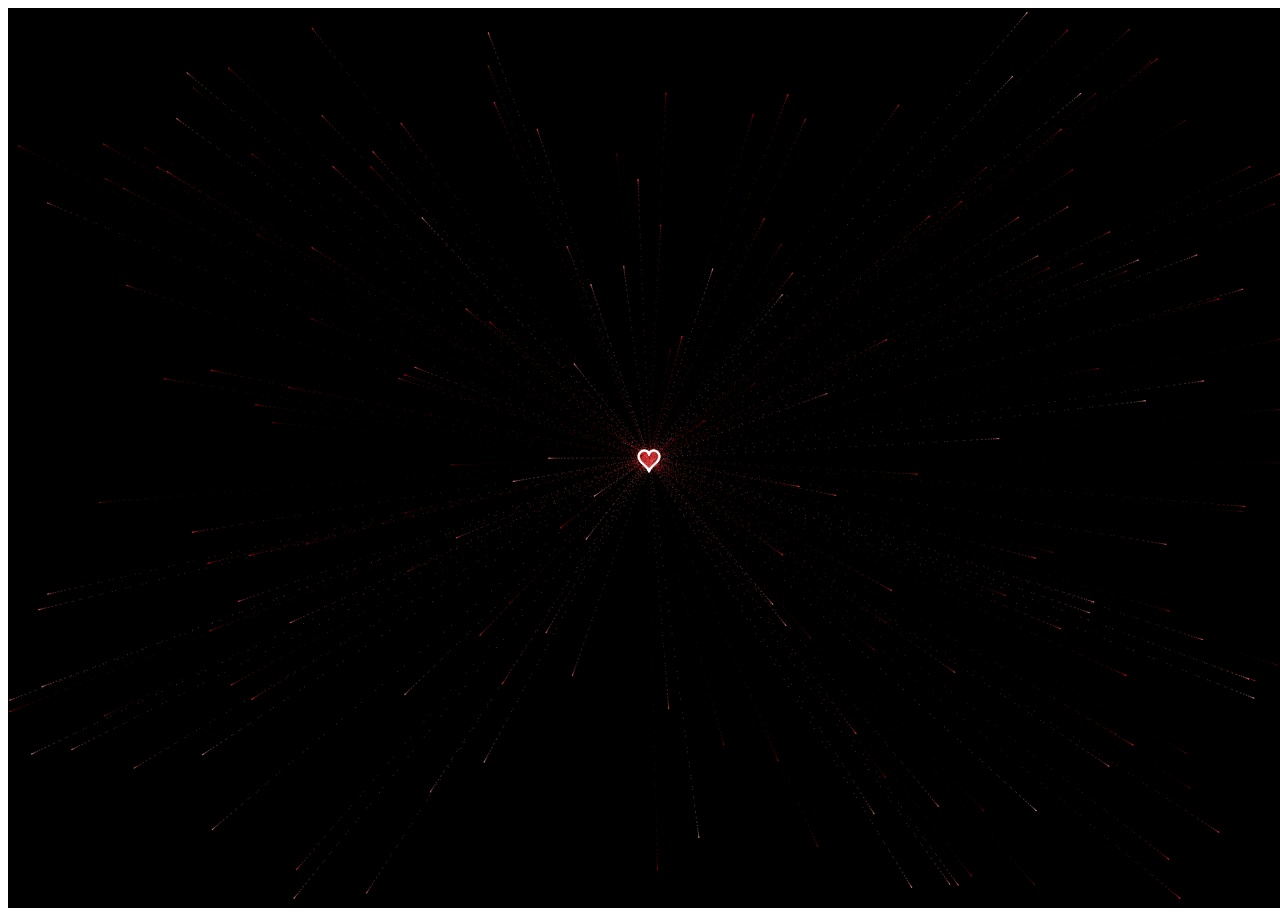
<file: love16/index.html>
<!DOCTYPE html>
<html lang="en">
<head>
  <meta charset="UTF-8">
  <meta name="viewport" content="width=device-width, initial-scale=1.0">
  <style link rel="stylesheet" href="style.css"></style>
  <title>lope lope</title>
</head>
<body>
  <canvas id="heart" width="1920" height="947"></canvas>
  <script src="script.js"></script>
</body>
</html>
</file>
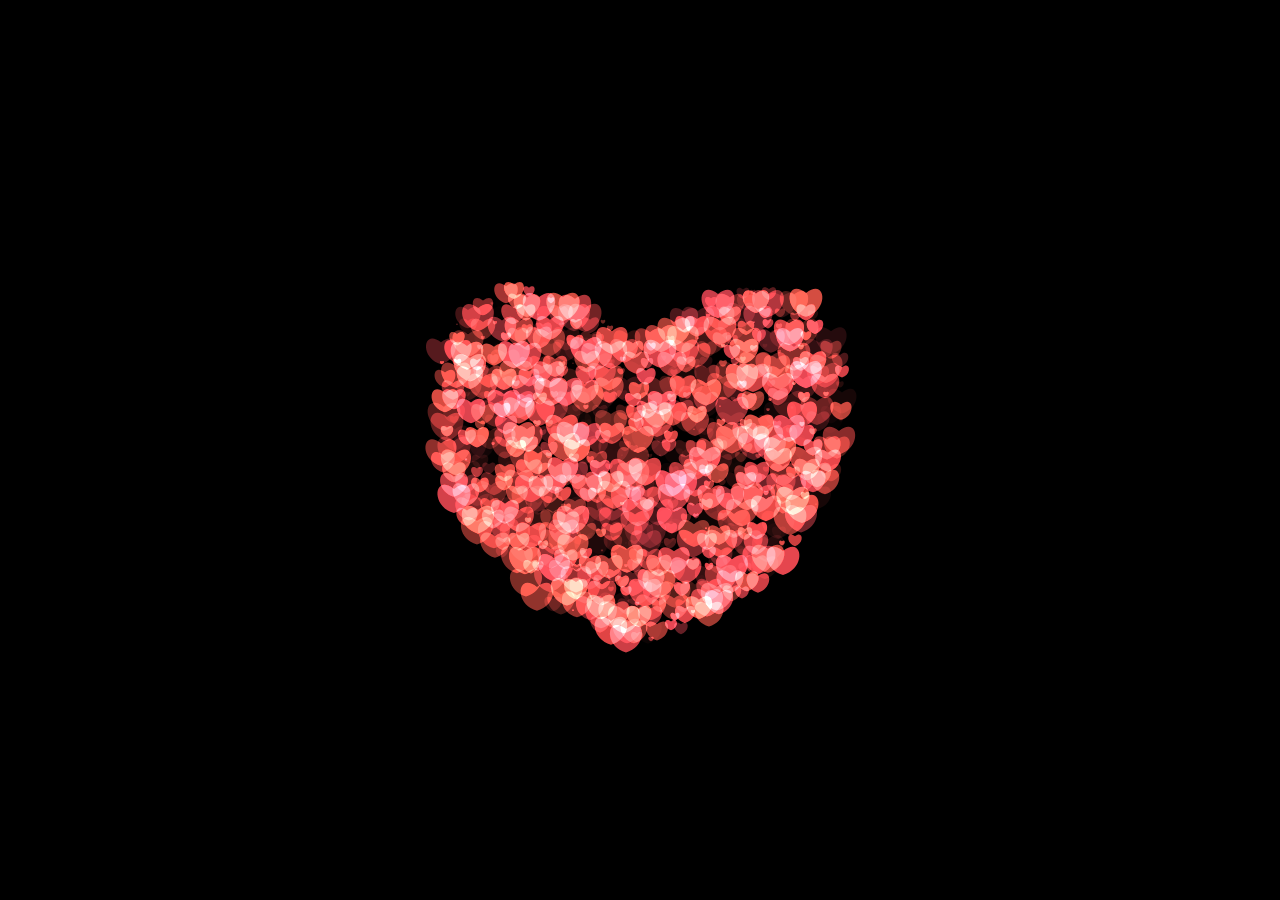
<file: love18/index.html>
<!DOCTYPE html>
<html lang="en">
<head>
    <meta charset="UTF-8">
    <title>💕</title>
    <link rel="stylesheet" href="styles.css">
</head>
<body>
    <script src="script.js"></script>
</body>
</html>
</file>
<file: style.css>
@import url('https://fonts.googleapis.com/css2?family=Poppins:wght@300;400;700&family=Pacifico&display=swap');

body {
    background-color: #ffebf3; /* Warna pink pastel */
    font-family: 'Poppins', sans-serif;
    text-align: center;
    color: #ff69b4;
    margin: 0;
    padding: 0;
}

h1 {
    font-family: 'Pacifico', cursive;
    color: #ff4081;
    font-size: 2.5em;
    margin-top: 20px;
    text-shadow: 2px 2px 4px rgba(255, 64, 129, 0.5);
}

ul {
    list-style: none;
    padding: 0;
    display: grid;
    grid-template-columns: repeat(2, 1fr); /* Membuat dua kolom */
    gap: 10px; /* Jarak antar item */
    max-width: 600px; /* Lebar maksimum */
    margin: 0 auto; /* Agar tetap di tengah */
}

li {
    margin: 5px 0;
}

a {
    display: block;
    text-decoration: none;
    background-color: #ff99cc;
    color: white;
    font-size: 1.2em;
    padding: 10px;
    border-radius: 20px;
    box-shadow: 2px 2px 5px rgba(255, 105, 180, 0.4);
    transition: 0.3s ease-in-out;
    text-align: center;
}

a:hover {
    background-color: #ff66a3;
    transform: scale(1.1);
}

a:active {
    background-color: #ff3385;
}

body::before {
    content: "💕";
    font-size: 5em;
    position: absolute;
    top: 10px;
    left: 20px;
    opacity: 0.5;
}

body::after {
    content: "💖";
    font-size: 5em;
    position: absolute;
    bottom: 10px;
    right: 20px;
    opacity: 0.5;
}
</file>
<file: confess2/styles/main.css>
html, body {
  height: 100%;
  margin: 0;
  font-family: 'Arial', sans-serif;
  -webkit-user-select: none;
  -ms-user-select: none;
  user-select: none;
}

.bg_heart {
  position: relative;
  top: 0;
  left: 0;
  width: 100%;
  height: 100%;
  overflow: hidden;
  cursor: pointer;
}

.heart {
  position: absolute;
  top: -50%;
  transform: rotate(-45deg);
}

.heart:before,
.heart:after {
  position: absolute;
  display: block;
  content: "";
  width: 100%;
  height: 100%;
  background: inherit;
  border-radius: 100%;
}

.heart:before {
  top: -50%;
  left: 0;
}

.heart:after {
  top: 0;
  right: -50%;
}

@keyframes love {
  0% {
      top: 110%;
  }
}

.message {
  position: fixed;
  top: 50%;
  left: 50%;
  transform: translate(-50%, -50%);
  color: #ff4d6d;
  font-size: 2em;
  text-align: center;
  text-shadow: 2px 2px 4px rgba(0, 0, 0, 0.2);
  z-index: 1000;
  width: 80%;
  padding: 20px;
  background-color: rgba(255, 255, 255, 0);
  border-radius: 15px;
  pointer-events: none;
}

.next-button {
  display: none;
  position: fixed;
  bottom: 50px;
  left: 50%;
  transform: translateX(-50%);
  padding: 15px 30px;
  background-color: #ff4d6d;
  color: white;
  border: none;
  border-radius: 25px;
  font-size: 1.2em;
  cursor: pointer;
  z-index: 1000;
  transition: all 0.3s ease;
  box-shadow: 0 4px 15px rgba(0,0,0,0.2);
}

.next-button:hover {
  background-color: #ff3357;
  transform: translateX(-50%) scale(1.05);
}

@media (max-width: 600px) {
  .message {
    font-size: 1.5em; 
    padding: 10px; 
  }

  .next-button {
    padding: 10px 20px; 
    font-size: 1em; 
  }
}

@media (min-width: 601px) and (max-width: 1024px) {
  .message {
    font-size: 2.0em;
    padding: 15px;
  }

  .next-button {
    padding: 12px 25px; 
    font-size: 1.1em; 
  }
}

@media (min-width: 1025px) {
  .message {
    font-size: 3em; 
    padding: 20px; 
  }

  .next-button {
    padding: 15px 30px; 
    font-size: 1.2em; 
  }
}
</file>
<file: flower 2/style.css>
body {
  background: #FFF;
}

svg {
  overflow: visible;
}

.main-svg {
  width: 100%;
  height: 95%;
}

.container {
  position: absolute;
  top: 0;
  right: 0;
  bottom: 0;
  left: 0;
}

.boundary {
  fill: none;
}

.petals-group {
  transform-origin: 60px 400px;
  animation: spin-full 20s infinite;
}

.petal-group {
  transform-origin: 60px 415px;
}
.petal-group:nth-of-type(15n+1) {
  transform: rotate(24deg);
  color: hsl(76.8, 95%, 60%);
}
.petal-group:nth-of-type(15n+2) {
  transform: rotate(48deg);
  color: hsl(153.6, 95%, 60%);
}
.petal-group:nth-of-type(15n+3) {
  transform: rotate(72deg);
  color: hsl(230.4, 95%, 60%);
}
.petal-group:nth-of-type(15n+4) {
  transform: rotate(96deg);
  color: hsl(307.2, 95%, 60%);
}
.petal-group:nth-of-type(15n+5) {
  transform: rotate(120deg);
  color: hsl(24, 95%, 60%);
}
.petal-group:nth-of-type(15n+6) {
  transform: rotate(144deg);
  color: hsl(100.8, 95%, 60%);
}
.petal-group:nth-of-type(15n+7) {
  transform: rotate(168deg);
  color: hsl(177.6, 95%, 60%);
}
.petal-group:nth-of-type(15n+8) {
  transform: rotate(192deg);
  color: hsl(254.4, 95%, 60%);
}
.petal-group:nth-of-type(15n+9) {
  transform: rotate(216deg);
  color: hsl(331.2, 95%, 60%);
}
.petal-group:nth-of-type(15n+10) {
  transform: rotate(240deg);
  color: hsl(48, 95%, 60%);
}
.petal-group:nth-of-type(15n+11) {
  transform: rotate(264deg);
  color: hsl(124.8, 95%, 60%);
}
.petal-group:nth-of-type(15n+12) {
  transform: rotate(288deg);
  color: hsl(201.6, 95%, 60%);
}
.petal-group:nth-of-type(15n+13) {
  transform: rotate(312deg);
  color: hsl(278.4, 95%, 60%);
}
.petal-group:nth-of-type(15n+14) {
  transform: rotate(336deg);
  color: hsl(355.2, 95%, 60%);
}
.petal-group:nth-of-type(15n+15) {
  transform: rotate(360deg);
  color: hsl(72, 95%, 60%);
}

.petal-group use {
  fill: currentColor;
  transform-origin: 60px 250px;
  -webkit-mask: url(#petal-mask);
          mask: url(#petal-mask);
  animation: spin-full 5s infinite;
}

@keyframes spin-full {
  100% {
    transform: rotate(360deg);
  }
}
</file>
<file: Flower/css/style.css>
@import url('https://fonts.googleapis.com/css2?family=Poppins:ital,wght@0,500;1,900&display=swap');

* {
  font-family: 'Poppins', cursive;
}

body {
  color: azure;
  width: 100%;
  height: 100vh;
  display: flex;
  flex-direction: column;
  align-items: center;
  justify-content: center;
  background-color: black;
}

.greetings {
  font-size: 6rem;
  font-weight: 900;
}

.greetings>span {
  animation: glow 2.5s ease-in-out infinite;
}

@keyframes glow {

  0%,
  100% {
    color: #fff;
    text-shadow: 0 0 12px #39c6d6, 0 0 50px #39c6d6, 0 0 100px #39c6d6;
  }

  10%,
  90% {
    color: #111;
    text-shadow: none;
  }
}

.greetings>span:nth-child(2) {
  animation-delay: .2s;
}

.greetings>span:nth-child(3) {
  animation-delay: .4s;
}

.greetings>span:nth-child(4) {
  animation-delay: .6s;
}

.greetings>span:nth-child(5) {
  animation-delay: .8s;
}

.greetings>span:nth-child(6) {
  animation-delay: 1s;
}

.greetings>span:nth-child(7) {
  animation-delay: 1.2s;
}

.greetings>span:nth-child(8) {
  animation-delay: 1.4s;
}

.greetings>span:nth-child(9) {
  animation-delay: 1.6s;
}

greetings>span:nth-child(10) {
  animation-delay: 1.8s;
}

.greetings>span:nth-child(11) {
  animation-delay: 2s;
}

.description {
  font-size: 1.5rem;
  margin-bottom: 20px;
}

.button a {
  text-decoration: none;
  font-size: 1rem;
  color: #111;
}

@media screen and (max-width:574px) {
  .greetings {
    display: block;
    font-size: 3rem;
    font-weight: 500;
    text-align: center;
  }

  .description {
    font-size: 1rem;
  }

  .button a {
    font-size: .5rem;
  }
}
</file>
<file: i love you/styles.css>
@import url("https://fonts.googleapis.com/css?family=Roboto+Condensed");

html,
body {
  height: 100%;
}

body {
  background-color: #0197f6;
  display: flex;
  justify-content: center;
  align-items: center;
  font-size: 10px;
}

.wrapper {
  position: relative;
  width: 100%;
  font-size: 1em;
}

.pops {
  position: absolute;
  z-index: -1;
  height: 20em;
  width: 80em;
  top: 0;
  left: 50%;
  transform: translateX(-50%);
}

.pop {
  position: absolute;
  transform: scale(3);
  opacity: 0;
}

.pop.first {
  left: 26em;
  top: 8em;
}

.pop.second {
  left: 50em;
  top: 8em;
}

.pop.third {
  left: 25em;
  top: 8em;
}

.pop.fourth {
  left: 50em;
  top: 8em;
}

.saying {
  margin: auto;
  padding: 3em;
  box-sizing: border-box;
  border-left: 1em solid #fff;
  border-right: 1em solid #fff;
  height: 20em;
  overflow: hidden;
  display: flex;
  width: 80em;
  letter-spacing: 1em;
  animation: squeeze 6s forwards;
  transition: width 1s;
  position: relative;
}

.saying span {
  font-size: 15em;
  font-family: "Roboto Condensed", sans-serif;
  color: #b9c4ce;
  display: inline-block;
}

.saying .love {
  animation: hide 0.001s 1.08s forwards;
}

.saying .you {
  animation: hide 0.001s 2.1s forwards;
}

.saying .i {
  animation: hide 0.001s 3s forwards;
}

.saying .heart {
  display: inline-block;
  font-size: 15em;
  color: #d67380;
  opacity: 0;
  width: 0;
  margin: auto 0.2em;
  animation: heart 6s forwards;
}

.saying .u {
  visibility: hidden;
  opacity: 0;
  width: 0;
  animation: u 6s forwards;
}

@keyframes hide {
  to {
    position: absolute;
    visibility: hidden;
    width: 0;
    height: 0;
    margin: 0 !important;
  }
}

@keyframes u {
  35%,
  50.5%,
  100% {
    position: absolute;
    visibility: hidden;
    opacity: 0;
  }
  36%,
  50% {
    visibility: visible;
    position: relative;
    opacity: 1;
  }
}

@keyframes heart {
  0%,
  17.5% {
    position: absolute;
    visibility: hidden;
    opacity: 0;
    width: 0;
  }

  18% {
    position: relative;
    visibility: visible;
    opacity: 1;
    transform: scale(1);
    width: auto;
  }

  20%,
  35%,
  51% {
    transform: scale(1.5);
  }

  23%,
  34%,
  38%,
  50%,
  54% {
    transform: scale(1);
  }

  100% {
    opacity: 1;
    transform: scale(1);
    width: auto;
  }
}

@keyframes squeeze {
  0% {
    width: 80em;
    letter-spacing: 2em;
  }

  18% {
    width: 72em;
    letter-spacing: 1em;
  }

  19% {
    width: 65em;
    letter-spacing: -0.5em;
  }

  30%,
  32% {
    width: 55em;
    letter-spacing: -1em;
  }

  40%,
  46% {
    width: 39em;
  }

  55.5%,
  100% {
    width: 30em;
    letter-spacing: -1em;
  }
}

.pop {
  width: 10em;
  height: 10em;
  border: 0.2em solid #b9c4ce;
  border-radius: 50%;
  animation: pop 0.4s cubic-bezier(0.64, 0.57, 0.67, 1.53) forwards;
  position: relative;
}

@keyframes pop {
  0% {
    opacity: 0.25;
    width: 2em;
    height: 2em;
  }

  30% {
    opacity: 1;
  }

  60% {
    opacity: 0.66;
    width: 5em;
    height: 5em;
    opacity: 0.25;
  }

  100% {
    width: 5em;
    height: 5em;
    opacity: 0;
  }
}

.circle {
  width: 1em;
  height: 1em;
  border-radius: 50%;
  background-color: #b9c4ce;
  position: absolute;
}

@keyframes out-45 {
  from {
    right: -2em;
    top: -2em;
  }

  to {
    width: 0.3em;
    height: 0.3em;
    opacity: 0;
    right: -3em;
    top: -3em;
  }
}
</file>
<file: kalkulator 2/styles.css>
body {
    display: flex;
    justify-content: center;
    align-items: center;
    height: 100vh;
    background-color: #f0f0f0;
    margin: 0;
}

.calculator {
    background-color: white;
    padding: 20px;
    border-radius: 10px;
    box-shadow: 0 0 10px rgba(0, 0, 0, 0.1);
}

#display {
    width: 100%;
    height: 40px;
    margin-bottom: 10px;
    text-align: right;
    font-size: 24px;
    padding: 10px;
    box-sizing: border-box;
}

.buttons {
    display: grid;
    grid-template-columns: repeat(4, 1fr);
    gap: 10px;
}

button {
    height: 50px;
    font-size: 18px;
    background-color: #e0e0e0;
    border: none;
    border-radius: 5px;
    cursor: pointer;
}

button:active {
    background-color: #d0d0d0;
}
</file>
<file: love10/style.css>
body
{ 
  padding: 0;
  margin: 0;
}
</file>
<file: love12/styles.css>
body {background: rgb(237, 151, 104);}

.heart {
  position: absolute;
  left: 50%;
  top: 50%;
  width: 24px;
	height: 24px;
  clip-path: path("M12 4.248c-3.148-5.402-12-3.825-12 2.944 0 4.661 5.571 9.427 12 15.808 6.43-6.381 12-11.147 12-15.808 0-6.792-8.875-8.306-12-2.944z");
}

.h0 {
  background: #ffcccc;
	transform: scale(150);
  animation: move0 linear 2s 0s infinite;
}

.h1 {
  background: #ff6666;
	transform: scale(90);
  animation: move1 linear 2s 0s infinite;
}

.h2 {
  background: #cc0000;
	transform: scale(60);
  animation: move2 linear 2s 0s infinite;
}

.h3 {
	background: #ffcccc;
	transform: scale(40);
  animation: move3 linear 2s 0s infinite;
}

.h4 {
  background: #ff6666;
	transform: scale(20);
  animation: move4 linear 2s 0s infinite;
}

.h5 {
  background: #cc0000;
	transform: scale(5);
  animation: move5 linear 2s 0s infinite;
}

.h6 {
	background: #ffcccc;
	transform: scale(.1);
  animation: move6 linear 2s 0s infinite;
}

@keyframes move0 {
  to {
    transform: scale(180);
    background: #cc0000;
  }
}

@keyframes move1 {
  to {
    transform: scale(150);
    background: #ffcccc;
  }
}

@keyframes move2 {
  to {
    transform: scale(90);
    background: #ff6666;
  }
}

@keyframes move3 {
  to {
    transform: scale(60);
    background: #cc0000;
  }
}

@keyframes move4 {
  to {
    transform: scale(40);
    background: #ffcccc;
  }
}

@keyframes move5 {
  to {
    transform: scale(20);
    background: #ff6666;
  }
}

@keyframes move6 {
  to {
    transform: scale(5);
    background: #cc0000;
  }
}
</file>
<file: love15/styles.css>
#btn-make {
  bottom: 200px;
  right: 30px;
  background-color: rgba(0, 0, 0, 0.3);
}
.div_btn {
  position: fixed;
  cursor: pointer;
  width: 55px;
  height: 55px;
  border: 3px solid #fff;
  border-radius: 50%;
  font-size: 2em;
  line-height: 58px;
  text-align: center;
  z-index: 999;
}
#div_support {
  bottom: 80px;
  right: 20px;
  background-color: rgba(0, 0, 0, 0.3);
}
body {
  background: #000;
  height: 100vh;
  overflow: hidden;
}

#ui .love {
  position: absolute;
  top: 50%;
  left: 50%;
  margin: -225px 0 0 -225px;
}
#ui .love:last-child .love_word {
  color: #fff;
  font-size: 2rem;
  text-shadow: 0 0 10px #ea80b0;
}
#ui .love_word {
  color: #ea80b0;
  font-size: 1.4rem;
  transform: translateY(-100%) rotateZ(-30deg);
  font-family: "Dosis", sans-serif;
  text-shadow: 0 0 10px #fff;
  letter-spacing: 2px;
}
#ui .love_horizontal {
  animation: horizontal 10000ms infinite alternate ease-in-out;
}
#ui .love_vertical {
  animation: vertical 20000ms infinite linear;
}
#ui .love:nth-child(1) .love_horizontal {
  animation-delay: -300ms;
}
#ui .love:nth-child(1) .love_vertical {
  animation-delay: -300ms;
}
#ui .love:nth-child(2) .love_horizontal {
  animation-delay: -600ms;
}
#ui .love:nth-child(2) .love_vertical {
  animation-delay: -600ms;
}
#ui .love:nth-child(3) .love_horizontal {
  animation-delay: -900ms;
}
#ui .love:nth-child(3) .love_vertical {
  animation-delay: -900ms;
}
#ui .love:nth-child(4) .love_horizontal {
  animation-delay: -1200ms;
}
#ui .love:nth-child(4) .love_vertical {
  animation-delay: -1200ms;
}
#ui .love:nth-child(5) .love_horizontal {
  animation-delay: -1500ms;
}
#ui .love:nth-child(5) .love_vertical {
  animation-delay: -1500ms;
}
#ui .love:nth-child(6) .love_horizontal {
  animation-delay: -1800ms;
}
#ui .love:nth-child(6) .love_vertical {
  animation-delay: -1800ms;
}
#ui .love:nth-child(7) .love_horizontal {
  animation-delay: -2100ms;
}
#ui .love:nth-child(7) .love_vertical {
  animation-delay: -2100ms;
}
#ui .love:nth-child(8) .love_horizontal {
  animation-delay: -2400ms;
}
#ui .love:nth-child(8) .love_vertical {
  animation-delay: -2400ms;
}
#ui .love:nth-child(9) .love_horizontal {
  animation-delay: -2700ms;
}
#ui .love:nth-child(9) .love_vertical {
  animation-delay: -2700ms;
}
#ui .love:nth-child(10) .love_horizontal {
  animation-delay: -3000ms;
}
#ui .love:nth-child(10) .love_vertical {
  animation-delay: -3000ms;
}
#ui .love:nth-child(11) .love_horizontal {
  animation-delay: -3300ms;
}
#ui .love:nth-child(11) .love_vertical {
  animation-delay: -3300ms;
}
#ui .love:nth-child(12) .love_horizontal {
  animation-delay: -3600ms;
}
#ui .love:nth-child(12) .love_vertical {
  animation-delay: -3600ms;
}
#ui .love:nth-child(13) .love_horizontal {
  animation-delay: -3900ms;
}
#ui .love:nth-child(13) .love_vertical {
  animation-delay: -3900ms;
}
#ui .love:nth-child(14) .love_horizontal {
  animation-delay: -4200ms;
}
#ui .love:nth-child(14) .love_vertical {
  animation-delay: -4200ms;
}
#ui .love:nth-child(15) .love_horizontal {
  animation-delay: -4500ms;
}
#ui .love:nth-child(15) .love_vertical {
  animation-delay: -4500ms;
}
#ui .love:nth-child(16) .love_horizontal {
  animation-delay: -4800ms;
}
#ui .love:nth-child(16) .love_vertical {
  animation-delay: -4800ms;
}
#ui .love:nth-child(17) .love_horizontal {
  animation-delay: -5100ms;
}
#ui .love:nth-child(17) .love_vertical {
  animation-delay: -5100ms;
}
#ui .love:nth-child(18) .love_horizontal {
  animation-delay: -5400ms;
}
#ui .love:nth-child(18) .love_vertical {
  animation-delay: -5400ms;
}
#ui .love:nth-child(19) .love_horizontal {
  animation-delay: -5700ms;
}
#ui .love:nth-child(19) .love_vertical {
  animation-delay: -5700ms;
}
#ui .love:nth-child(20) .love_horizontal {
  animation-delay: -6000ms;
}
#ui .love:nth-child(20) .love_vertical {
  animation-delay: -6000ms;
}
#ui .love:nth-child(21) .love_horizontal {
  animation-delay: -6300ms;
}
#ui .love:nth-child(21) .love_vertical {
  animation-delay: -6300ms;
}
#ui .love:nth-child(22) .love_horizontal {
  animation-delay: -6600ms;
}
#ui .love:nth-child(22) .love_vertical {
  animation-delay: -6600ms;
}
#ui .love:nth-child(23) .love_horizontal {
  animation-delay: -6900ms;
}
#ui .love:nth-child(23) .love_vertical {
  animation-delay: -6900ms;
}
#ui .love:nth-child(24) .love_horizontal {
  animation-delay: -7200ms;
}
#ui .love:nth-child(24) .love_vertical {
  animation-delay: -7200ms;
}
#ui .love:nth-child(25) .love_horizontal {
  animation-delay: -7500ms;
}
#ui .love:nth-child(25) .love_vertical {
  animation-delay: -7500ms;
}
#ui .love:nth-child(26) .love_horizontal {
  animation-delay: -7800ms;
}
#ui .love:nth-child(26) .love_vertical {
  animation-delay: -7800ms;
}
#ui .love:nth-child(27) .love_horizontal {
  animation-delay: -8100ms;
}
#ui .love:nth-child(27) .love_vertical {
  animation-delay: -8100ms;
}
#ui .love:nth-child(28) .love_horizontal {
  animation-delay: -8400ms;
}
#ui .love:nth-child(28) .love_vertical {
  animation-delay: -8400ms;
}
#ui .love:nth-child(29) .love_horizontal {
  animation-delay: -8700ms;
}
#ui .love:nth-child(29) .love_vertical {
  animation-delay: -8700ms;
}
#ui .love:nth-child(30) .love_horizontal {
  animation-delay: -9000ms;
}
#ui .love:nth-child(30) .love_vertical {
  animation-delay: -9000ms;
}
#ui .love:nth-child(31) .love_horizontal {
  animation-delay: -9300ms;
}
#ui .love:nth-child(31) .love_vertical {
  animation-delay: -9300ms;
}
#ui .love:nth-child(32) .love_horizontal {
  animation-delay: -9600ms;
}
#ui .love:nth-child(32) .love_vertical {
  animation-delay: -9600ms;
}
#ui .love:nth-child(33) .love_horizontal {
  animation-delay: -9900ms;
}
#ui .love:nth-child(33) .love_vertical {
  animation-delay: -9900ms;
}
#ui .love:nth-child(34) .love_horizontal {
  animation-delay: -10200ms;
}
#ui .love:nth-child(34) .love_vertical {
  animation-delay: -10200ms;
}
#ui .love:nth-child(35) .love_horizontal {
  animation-delay: -10500ms;
}
#ui .love:nth-child(35) .love_vertical {
  animation-delay: -10500ms;
}
#ui .love:nth-child(36) .love_horizontal {
  animation-delay: -10800ms;
}
#ui .love:nth-child(36) .love_vertical {
  animation-delay: -10800ms;
}
#ui .love:nth-child(37) .love_horizontal {
  animation-delay: -11100ms;
}
#ui .love:nth-child(37) .love_vertical {
  animation-delay: -11100ms;
}
#ui .love:nth-child(38) .love_horizontal {
  animation-delay: -11400ms;
}
#ui .love:nth-child(38) .love_vertical {
  animation-delay: -11400ms;
}
#ui .love:nth-child(39) .love_horizontal {
  animation-delay: -11700ms;
}
#ui .love:nth-child(39) .love_vertical {
  animation-delay: -11700ms;
}
#ui .love:nth-child(40) .love_horizontal {
  animation-delay: -12000ms;
}
#ui .love:nth-child(40) .love_vertical {
  animation-delay: -12000ms;
}
#ui .love:nth-child(41) .love_horizontal {
  animation-delay: -12300ms;
}
#ui .love:nth-child(41) .love_vertical {
  animation-delay: -12300ms;
}
#ui .love:nth-child(42) .love_horizontal {
  animation-delay: -12600ms;
}
#ui .love:nth-child(42) .love_vertical {
  animation-delay: -12600ms;
}
#ui .love:nth-child(43) .love_horizontal {
  animation-delay: -12900ms;
}
#ui .love:nth-child(43) .love_vertical {
  animation-delay: -12900ms;
}
#ui .love:nth-child(44) .love_horizontal {
  animation-delay: -13200ms;
}
#ui .love:nth-child(44) .love_vertical {
  animation-delay: -13200ms;
}
#ui .love:nth-child(45) .love_horizontal {
  animation-delay: -13500ms;
}
#ui .love:nth-child(45) .love_vertical {
  animation-delay: -13500ms;
}
#ui .love:nth-child(46) .love_horizontal {
  animation-delay: -13800ms;
}
#ui .love:nth-child(46) .love_vertical {
  animation-delay: -13800ms;
}
#ui .love:nth-child(47) .love_horizontal {
  animation-delay: -14100ms;
}
#ui .love:nth-child(47) .love_vertical {
  animation-delay: -14100ms;
}
#ui .love:nth-child(48) .love_horizontal {
  animation-delay: -14400ms;
}
#ui .love:nth-child(48) .love_vertical {
  animation-delay: -14400ms;
}
#ui .love:nth-child(49) .love_horizontal {
  animation-delay: -14700ms;
}
#ui .love:nth-child(49) .love_vertical {
  animation-delay: -14700ms;
}
#ui .love:nth-child(50) .love_horizontal {
  animation-delay: -15000ms;
}
#ui .love:nth-child(50) .love_vertical {
  animation-delay: -15000ms;
}
#ui .love:nth-child(51) .love_horizontal {
  animation-delay: -15300ms;
}
#ui .love:nth-child(51) .love_vertical {
  animation-delay: -15300ms;
}
#ui .love:nth-child(52) .love_horizontal {
  animation-delay: -15600ms;
}
#ui .love:nth-child(52) .love_vertical {
  animation-delay: -15600ms;
}
#ui .love:nth-child(53) .love_horizontal {
  animation-delay: -15900ms;
}
#ui .love:nth-child(53) .love_vertical {
  animation-delay: -15900ms;
}
#ui .love:nth-child(54) .love_horizontal {
  animation-delay: -16200ms;
}
#ui .love:nth-child(54) .love_vertical {
  animation-delay: -16200ms;
}
#ui .love:nth-child(55) .love_horizontal {
  animation-delay: -16500ms;
}
#ui .love:nth-child(55) .love_vertical {
  animation-delay: -16500ms;
}
#ui .love:nth-child(56) .love_horizontal {
  animation-delay: -16800ms;
}
#ui .love:nth-child(56) .love_vertical {
  animation-delay: -16800ms;
}
#ui .love:nth-child(57) .love_horizontal {
  animation-delay: -17100ms;
}
#ui .love:nth-child(57) .love_vertical {
  animation-delay: -17100ms;
}
#ui .love:nth-child(58) .love_horizontal {
  animation-delay: -17400ms;
}
#ui .love:nth-child(58) .love_vertical {
  animation-delay: -17400ms;
}
#ui .love:nth-child(59) .love_horizontal {
  animation-delay: -17700ms;
}
#ui .love:nth-child(59) .love_vertical {
  animation-delay: -17700ms;
}
#ui .love:nth-child(60) .love_horizontal {
  animation-delay: -18000ms;
}
#ui .love:nth-child(60) .love_vertical {
  animation-delay: -18000ms;
}
#ui .love:nth-child(61) .love_horizontal {
  animation-delay: -18300ms;
}
#ui .love:nth-child(61) .love_vertical {
  animation-delay: -18300ms;
}
#ui .love:nth-child(62) .love_horizontal {
  animation-delay: -18600ms;
}
#ui .love:nth-child(62) .love_vertical {
  animation-delay: -18600ms;
}
#ui .love:nth-child(63) .love_horizontal {
  animation-delay: -18900ms;
}
#ui .love:nth-child(63) .love_vertical {
  animation-delay: -18900ms;
}
#ui .love:nth-child(64) .love_horizontal {
  animation-delay: -19200ms;
}
#ui .love:nth-child(64) .love_vertical {
  animation-delay: -19200ms;
}
#ui .love:nth-child(65) .love_horizontal {
  animation-delay: -19500ms;
}
#ui .love:nth-child(65) .love_vertical {
  animation-delay: -19500ms;
}
#ui .love:nth-child(66) .love_horizontal {
  animation-delay: -19800ms;
}
#ui .love:nth-child(66) .love_vertical {
  animation-delay: -19800ms;
}
#ui .love:nth-child(67) .love_horizontal {
  animation-delay: -20100ms;
}
#ui .love:nth-child(67) .love_vertical {
  animation-delay: -20100ms;
}
#ui .love:nth-child(68) .love_horizontal {
  animation-delay: -20400ms;
}
#ui .love:nth-child(68) .love_vertical {
  animation-delay: -20400ms;
}
#ui .love:nth-child(69) .love_horizontal {
  animation-delay: -20700ms;
}
#ui .love:nth-child(69) .love_vertical {
  animation-delay: -20700ms;
}
#ui .love:nth-child(70) .love_horizontal {
  animation-delay: -21000ms;
}
#ui .love:nth-child(70) .love_vertical {
  animation-delay: -21000ms;
}
#ui .love:nth-child(71) .love_horizontal {
  animation-delay: -21300ms;
}
#ui .love:nth-child(71) .love_vertical {
  animation-delay: -21300ms;
}
#ui .love:nth-child(72) .love_horizontal {
  animation-delay: -21600ms;
}
#ui .love:nth-child(72) .love_vertical {
  animation-delay: -21600ms;
}
#ui .love:nth-child(73) .love_horizontal {
  animation-delay: -21900ms;
}
#ui .love:nth-child(73) .love_vertical {
  animation-delay: -21900ms;
}
#ui .love:nth-child(74) .love_horizontal {
  animation-delay: -22200ms;
}
#ui .love:nth-child(74) .love_vertical {
  animation-delay: -22200ms;
}
#ui .love:nth-child(75) .love_horizontal {
  animation-delay: -22500ms;
}
#ui .love:nth-child(75) .love_vertical {
  animation-delay: -22500ms;
}
#ui .love:nth-child(76) .love_horizontal {
  animation-delay: -22800ms;
}
#ui .love:nth-child(76) .love_vertical {
  animation-delay: -22800ms;
}
#ui .love:nth-child(77) .love_horizontal {
  animation-delay: -23100ms;
}
#ui .love:nth-child(77) .love_vertical {
  animation-delay: -23100ms;
}
#ui .love:nth-child(78) .love_horizontal {
  animation-delay: -23400ms;
}
#ui .love:nth-child(78) .love_vertical {
  animation-delay: -23400ms;
}
#ui .love:nth-child(79) .love_horizontal {
  animation-delay: -23700ms;
}
#ui .love:nth-child(79) .love_vertical {
  animation-delay: -23700ms;
}
#ui .love:nth-child(80) .love_horizontal {
  animation-delay: -24000ms;
}
#ui .love:nth-child(80) .love_vertical {
  animation-delay: -24000ms;
}
#ui .love:nth-child(81) .love_horizontal {
  animation-delay: -24300ms;
}
#ui .love:nth-child(81) .love_vertical {
  animation-delay: -24300ms;
}
#ui .love:nth-child(82) .love_horizontal {
  animation-delay: -24600ms;
}
#ui .love:nth-child(82) .love_vertical {
  animation-delay: -24600ms;
}
#ui .love:nth-child(83) .love_horizontal {
  animation-delay: -24900ms;
}
#ui .love:nth-child(83) .love_vertical {
  animation-delay: -24900ms;
}
#ui .love:nth-child(84) .love_horizontal {
  animation-delay: -25200ms;
}
#ui .love:nth-child(84) .love_vertical {
  animation-delay: -25200ms;
}
#ui .love:nth-child(85) .love_horizontal {
  animation-delay: -25500ms;
}
#ui .love:nth-child(85) .love_vertical {
  animation-delay: -25500ms;
}
#ui .love:nth-child(86) .love_horizontal {
  animation-delay: -25800ms;
}
#ui .love:nth-child(86) .love_vertical {
  animation-delay: -25800ms;
}
#ui .love:nth-child(87) .love_horizontal {
  animation-delay: -26100ms;
}
#ui .love:nth-child(87) .love_vertical {
  animation-delay: -26100ms;
}
#ui .love:nth-child(88) .love_horizontal {
  animation-delay: -26400ms;
}
#ui .love:nth-child(88) .love_vertical {
  animation-delay: -26400ms;
}
#ui .love:nth-child(89) .love_horizontal {
  animation-delay: -26700ms;
}
#ui .love:nth-child(89) .love_vertical {
  animation-delay: -26700ms;
}
#ui .love:nth-child(90) .love_horizontal {
  animation-delay: -27000ms;
}
#ui .love:nth-child(90) .love_vertical {
  animation-delay: -27000ms;
}
#ui .love:nth-child(91) .love_horizontal {
  animation-delay: -27300ms;
}
#ui .love:nth-child(91) .love_vertical {
  animation-delay: -27300ms;
}
#ui .love:nth-child(92) .love_horizontal {
  animation-delay: -27600ms;
}
#ui .love:nth-child(92) .love_vertical {
  animation-delay: -27600ms;
}
#ui .love:nth-child(93) .love_horizontal {
  animation-delay: -27900ms;
}
#ui .love:nth-child(93) .love_vertical {
  animation-delay: -27900ms;
}
#ui .love:nth-child(94) .love_horizontal {
  animation-delay: -28200ms;
}
#ui .love:nth-child(94) .love_vertical {
  animation-delay: -28200ms;
}
#ui .love:nth-child(95) .love_horizontal {
  animation-delay: -28500ms;
}
#ui .love:nth-child(95) .love_vertical {
  animation-delay: -28500ms;
}
#ui .love:nth-child(96) .love_horizontal {
  animation-delay: -28800ms;
}
#ui .love:nth-child(96) .love_vertical {
  animation-delay: -28800ms;
}
#ui .love:nth-child(97) .love_horizontal {
  animation-delay: -29100ms;
}
#ui .love:nth-child(97) .love_vertical {
  animation-delay: -29100ms;
}
#ui .love:nth-child(98) .love_horizontal {
  animation-delay: -29400ms;
}
#ui .love:nth-child(98) .love_vertical {
  animation-delay: -29400ms;
}
#ui .love:nth-child(99) .love_horizontal {
  animation-delay: -29700ms;
}
#ui .love:nth-child(99) .love_vertical {
  animation-delay: -29700ms;
}
#ui .love:nth-child(100) .love_horizontal {
  animation-delay: -30000ms;
}
#ui .love:nth-child(100) .love_vertical {
  animation-delay: -30000ms;
}

@keyframes horizontal {
  from {
    transform: translateX(0px);
  }
  to {
    transform: translateX(450px);
  }
}
@keyframes vertical {
  0% {
    transform: translateY(180px);
  }
  10% {
    transform: translateY(45px);
  }
  15% {
    transform: translateY(4.5px);
  }
  18% {
    transform: translateY(0px);
  }
  20% {
    transform: translateY(4.5px);
  }
  22% {
    transform: translateY(34.61538px);
  }
  24% {
    transform: translateY(64.28571px);
  }
  25% {
    transform: translateY(112.5px);
  }
  26% {
    transform: translateY(64.28571px);
  }
  28% {
    transform: translateY(34.61538px);
  }
  30% {
    transform: translateY(4.5px);
  }
  32% {
    transform: translateY(0px);
  }
  35% {
    transform: translateY(4.5px);
  }
  40% {
    transform: translateY(45px);
  }
  50% {
    transform: translateY(180px);
  }
  71% {
    transform: translateY(428.57143px);
  }
  72.5% {
    transform: translateY(441.17647px);
  }
  75% {
    transform: translateY(450px);
  }
  77.5% {
    transform: translateY(441.17647px);
  }
  79% {
    transform: translateY(428.57143px);
  }
  100% {
    transform: translateY(180px);
  }
}
</file>
<file: love18/styles.css>
* {
    margin: 0;
    padding: 0;
}

html, body {
    overflow: hidden;
}

body {
    position: relative;
    background: #000;
}
</file>
